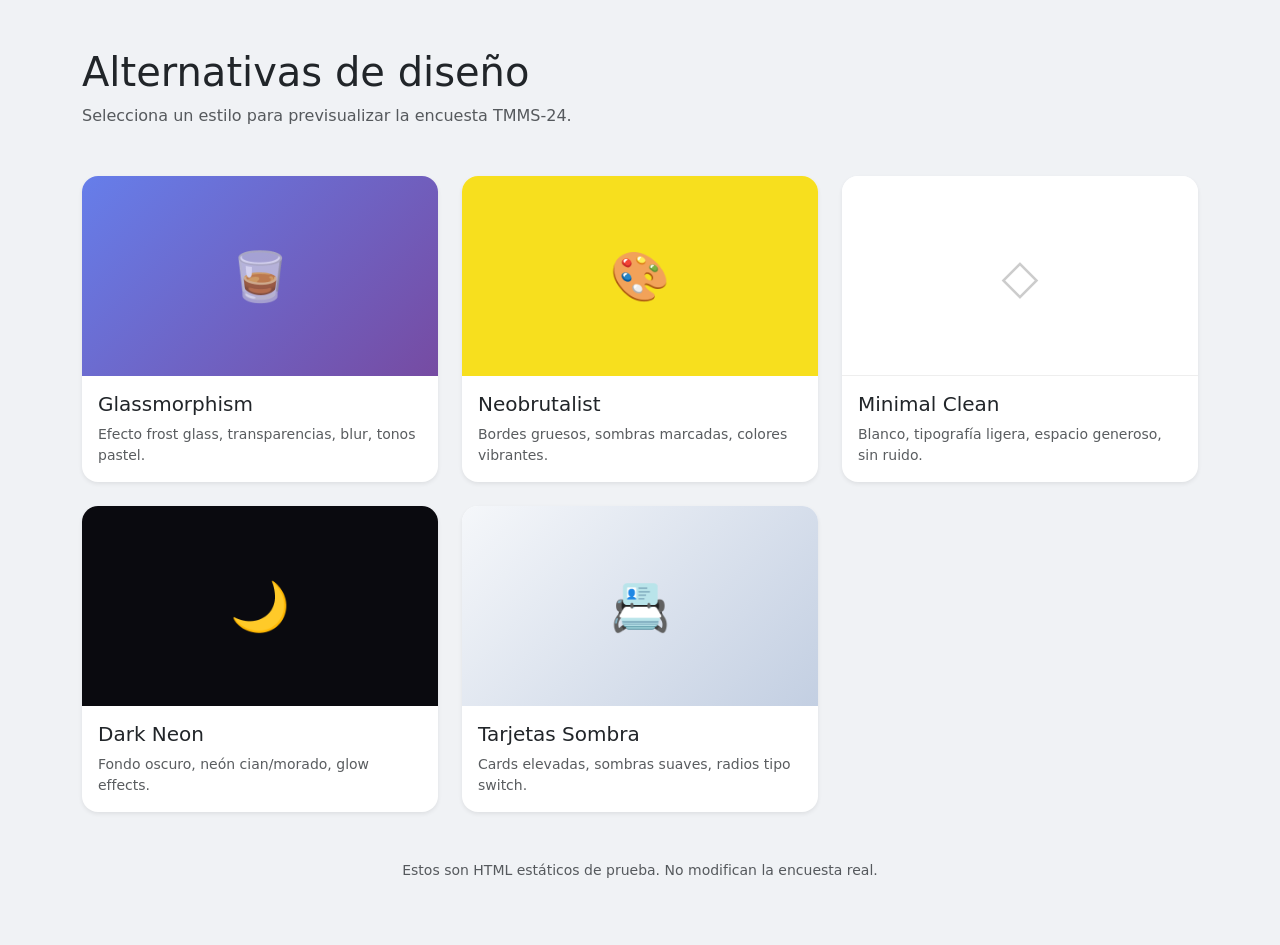
<file: opciones/index.html>
<!DOCTYPE html>
<html lang="es">
<head>
    <meta charset="UTF-8">
    <meta name="viewport" content="width=device-width, initial-scale=1.0">
    <title>Opciones de diseño - TMMS-24</title>
    <link href="https://cdn.jsdelivr.net/npm/bootstrap@5.3.3/dist/css/bootstrap.min.css" rel="stylesheet">
    <style>
        body { background: #f0f2f5; font-family: system-ui, sans-serif; }
        .card-preview { border-radius: 16px; overflow: hidden; transition: transform .2s, box-shadow .2s; }
        .card-preview:hover { transform: translateY(-4px); box-shadow: 0 12px 24px rgba(0,0,0,.12); }
        .preview-img { height: 200px; display: flex; align-items: center; justify-content: center; font-size: 3rem; }
    </style>
</head>
<body>
    <div class="container py-5">
        <h1 class="mb-2">Alternativas de diseño</h1>
        <p class="text-muted mb-5">Selecciona un estilo para previsualizar la encuesta TMMS-24.</p>
        <div class="row g-4">
            <div class="col-md-6 col-lg-4">
                <a href="glassmorphism/encuesta.html" class="text-decoration-none">
                    <div class="card card-preview border-0 shadow-sm">
                        <div class="preview-img" style="background: linear-gradient(135deg, #667eea 0%, #764ba2 100%); color: rgba(255,255,255,.7);">🥃</div>
                        <div class="card-body">
                            <h5 class="card-title">Glassmorphism</h5>
                            <p class="card-text text-muted small">Efecto frost glass, transparencias, blur, tonos pastel.</p>
                        </div>
                    </div>
                </a>
            </div>
            <div class="col-md-6 col-lg-4">
                <a href="neobrutalist/encuesta.html" class="text-decoration-none">
                    <div class="card card-preview border-0 shadow-sm">
                        <div class="preview-img" style="background: #f7df1e; color: #000;">🎨</div>
                        <div class="card-body">
                            <h5 class="card-title">Neobrutalist</h5>
                            <p class="card-text text-muted small">Bordes gruesos, sombras marcadas, colores vibrantes.</p>
                        </div>
                    </div>
                </a>
            </div>
            <div class="col-md-6 col-lg-4">
                <a href="minimal-clean/encuesta.html" class="text-decoration-none">
                    <div class="card card-preview border-0 shadow-sm">
                        <div class="preview-img" style="background: #fff; color: #ccc; border-bottom: 1px solid #eee;">◇</div>
                        <div class="card-body">
                            <h5 class="card-title">Minimal Clean</h5>
                            <p class="card-text text-muted small">Blanco, tipografía ligera, espacio generoso, sin ruido.</p>
                        </div>
                    </div>
                </a>
            </div>
            <div class="col-md-6 col-lg-4">
                <a href="dark-neon/encuesta.html" class="text-decoration-none">
                    <div class="card card-preview border-0 shadow-sm">
                        <div class="preview-img" style="background: #0a0a0f; color: #0ff;">🌙</div>
                        <div class="card-body">
                            <h5 class="card-title">Dark Neon</h5>
                            <p class="card-text text-muted small">Fondo oscuro, neón cian/morado, glow effects.</p>
                        </div>
                    </div>
                </a>
            </div>
            <div class="col-md-6 col-lg-4">
                <a href="tarjetas-sombra/encuesta.html" class="text-decoration-none">
                    <div class="card card-preview border-0 shadow-sm">
                        <div class="preview-img" style="background: linear-gradient(135deg, #f5f7fa 0%, #c3cfe2 100%); color: #666;">📇</div>
                        <div class="card-body">
                            <h5 class="card-title">Tarjetas Sombra</h5>
                            <p class="card-text text-muted small">Cards elevadas, sombras suaves, radios tipo switch.</p>
                        </div>
                    </div>
                </a>
            </div>
        </div>
        <p class="text-center text-muted mt-5 small">Estos son HTML estáticos de prueba. No modifican la encuesta real.</p>
    </div>
</body>
</html>
</file>
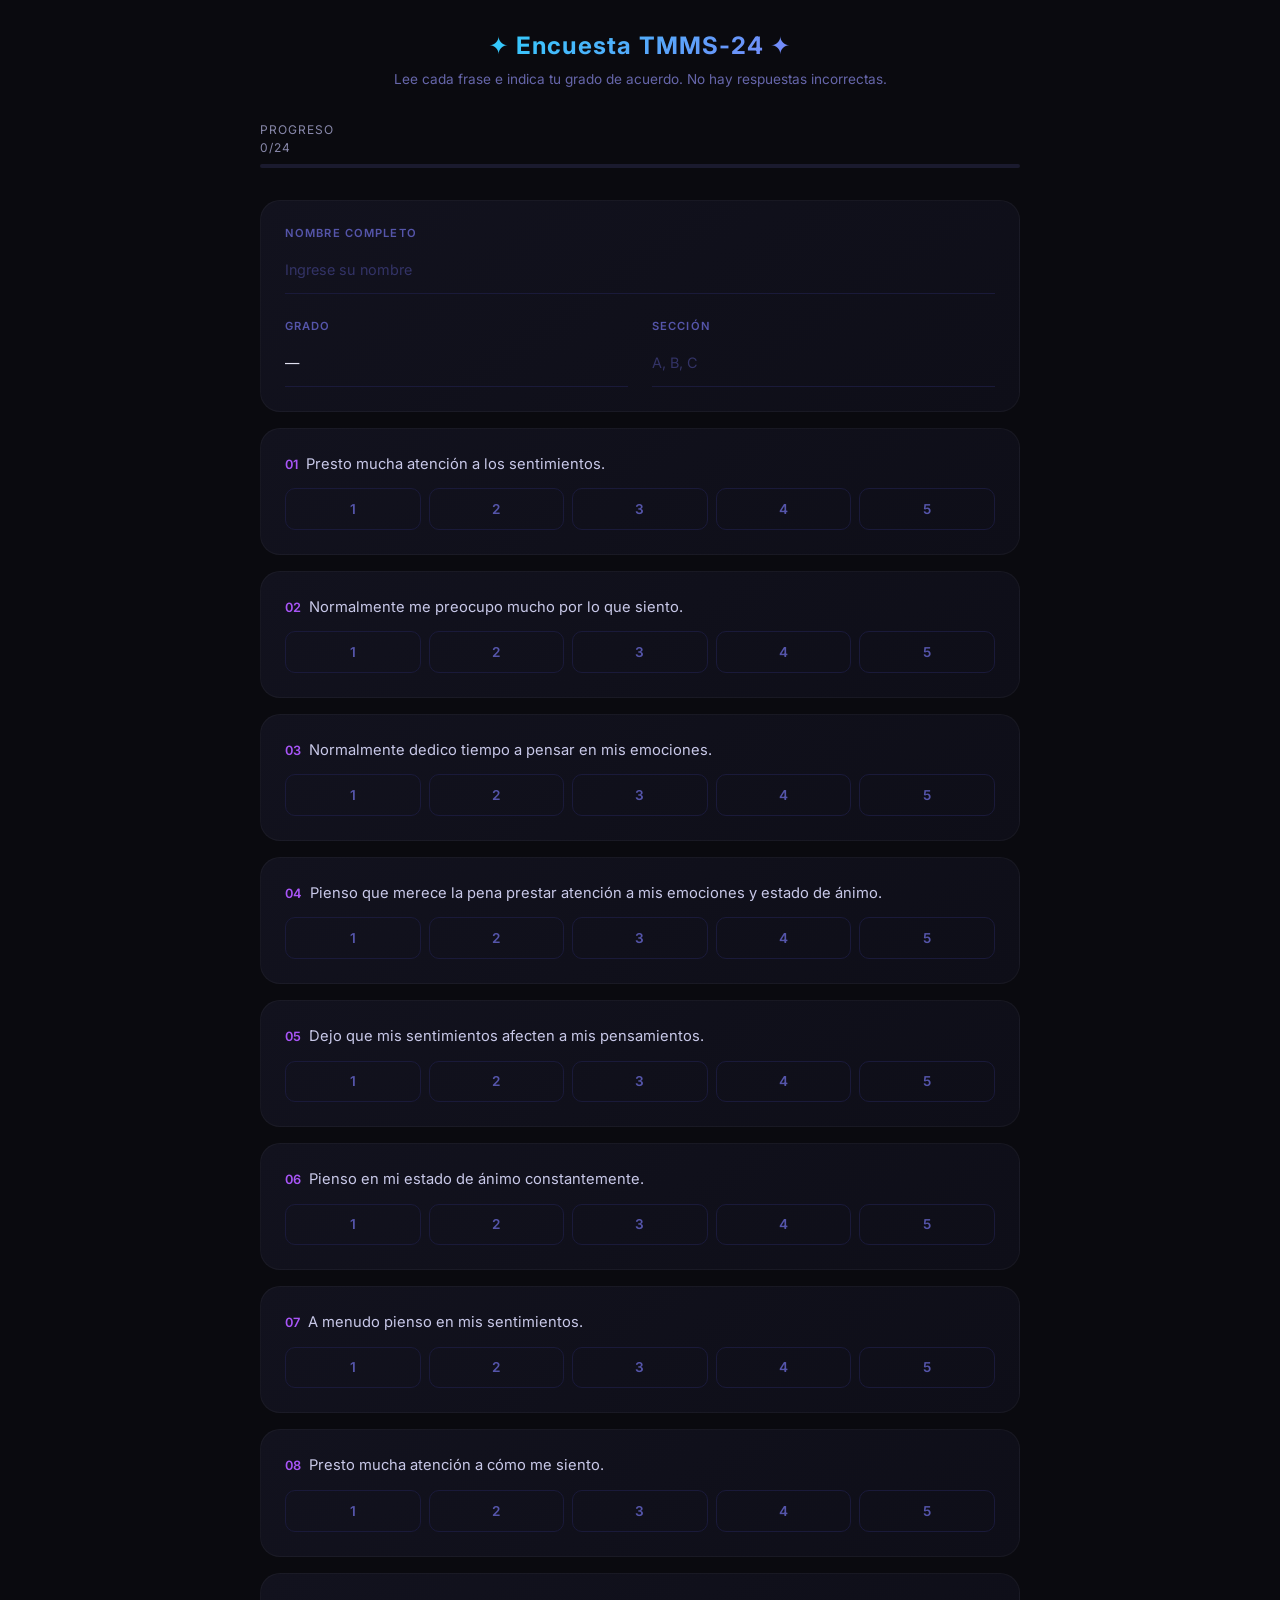
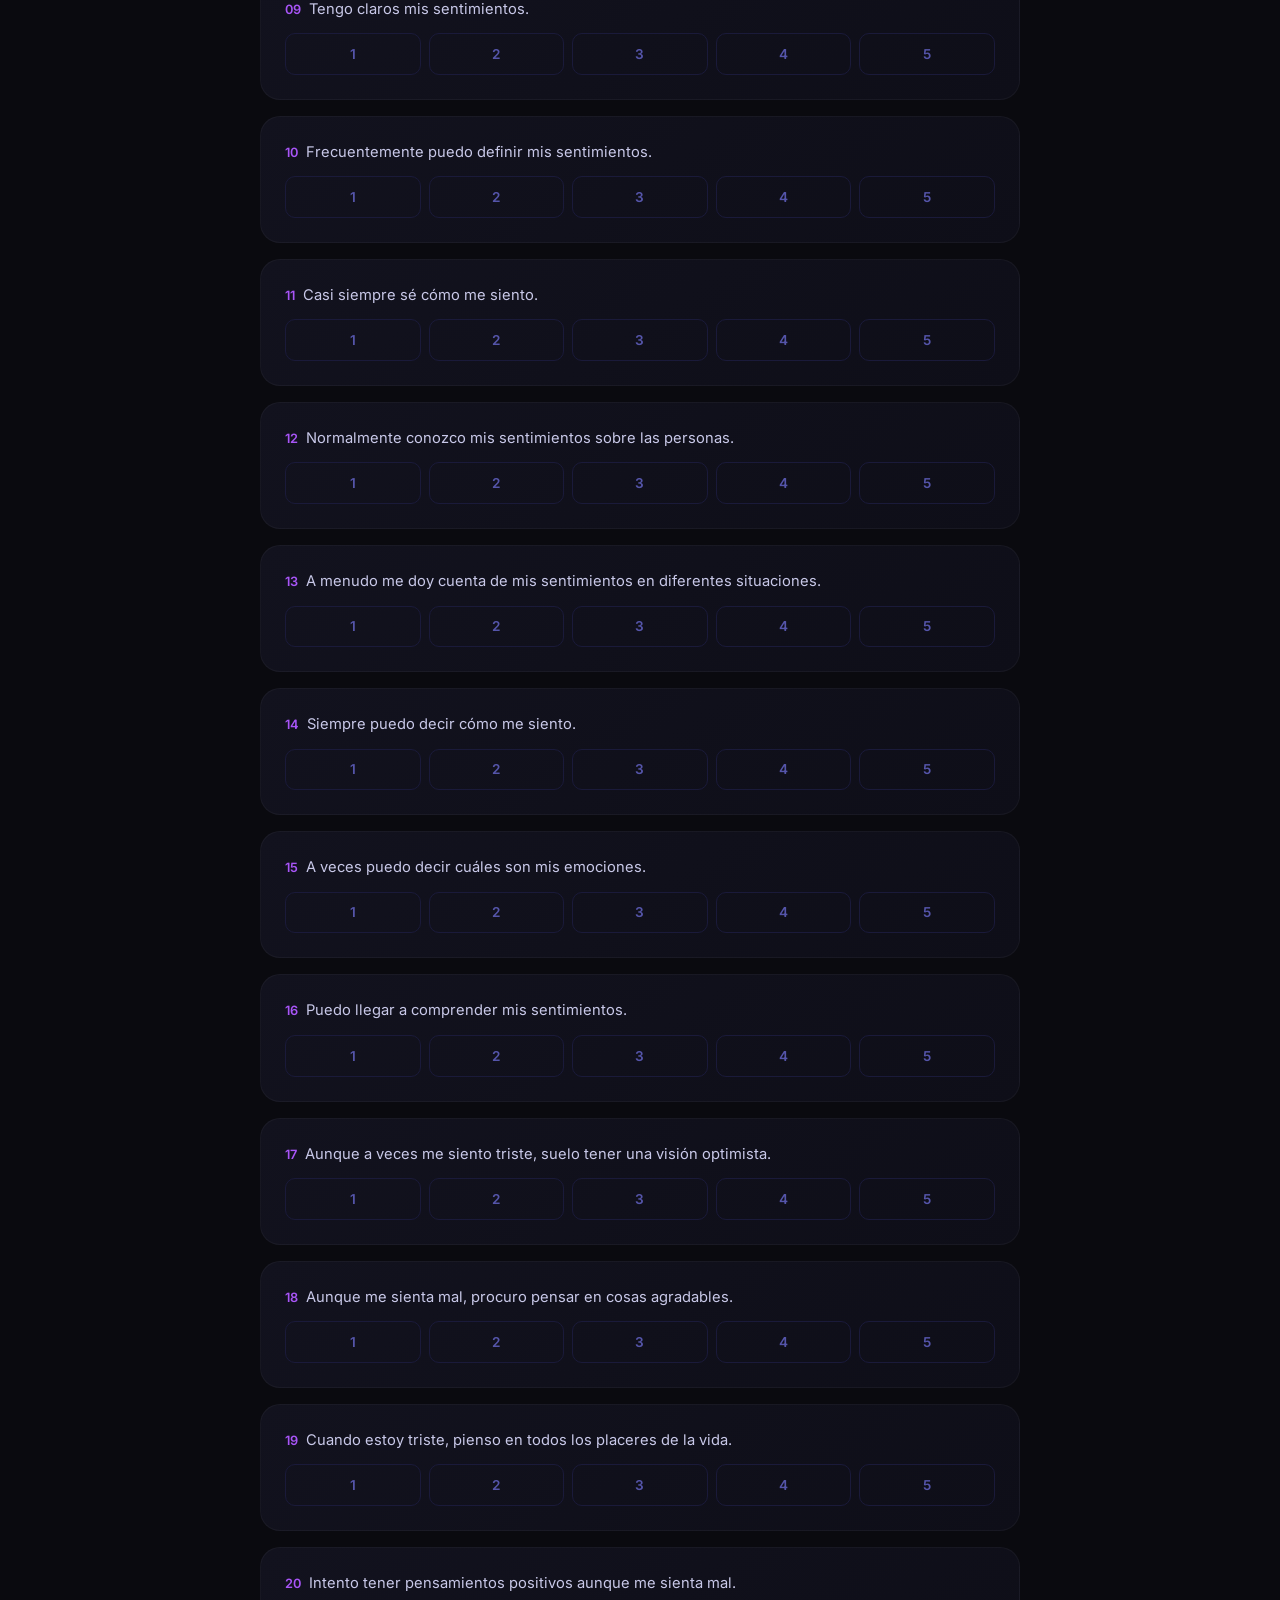
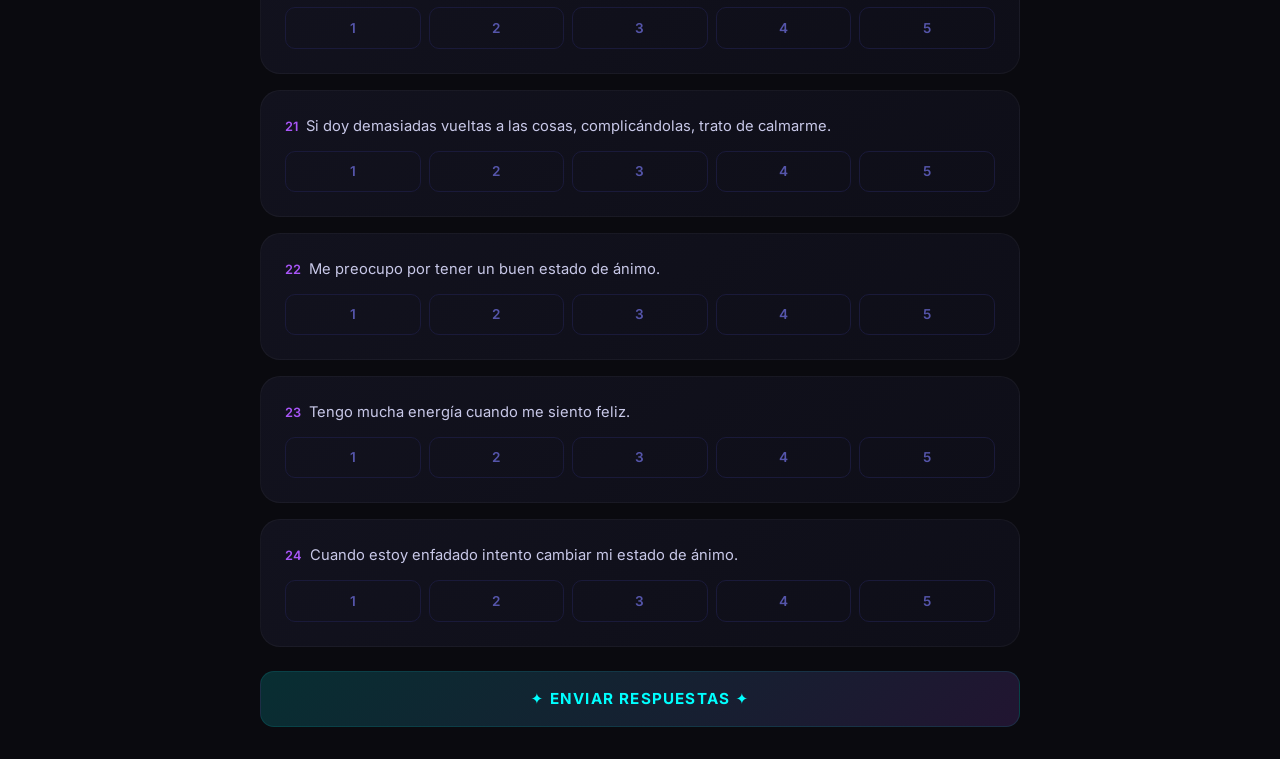
<file: opciones/dark-neon/encuesta.html>
<!DOCTYPE html>
<html lang="es">
<head>
    <meta charset="UTF-8">
    <meta name="viewport" content="width=device-width, initial-scale=1.0">
    <title>Dark Neon - TMMS-24</title>
    <link href="https://fonts.googleapis.com/css2?family=Inter:wght@400;500;600;700;800&display=swap" rel="stylesheet">
    <link href="https://cdn.jsdelivr.net/npm/bootstrap@5.3.3/dist/css/bootstrap.min.css" rel="stylesheet">
    <link href="style.css" rel="stylesheet">
</head>
<body>
<div class="neon-wrapper">
    <div class="neon-header">
        <h2>✦ Encuesta TMMS-24 ✦</h2>
        <p>Lee cada frase e indica tu grado de acuerdo. No hay respuestas incorrectas.</p>
    </div>

    <div class="neon-progress">
        <span>PROGRESO <span id="progreso-texto">0/24</span></span>
        <div class="neon-track"><div class="neon-bar" id="barra-progreso" style="width:0%"></div></div>
    </div>

    <form id="form-encuesta" novalidate>
        <div class="neon-card">
            <div class="row g-4">
                <div class="col-12">
                    <label class="neon-field-label">NOMBRE COMPLETO</label>
                    <input class="neon-input" name="nombre" placeholder="Ingrese su nombre" required onkeyup="this.value=this.value.toUpperCase()" autocomplete="off">
                </div>
                <div class="col-sm-6">
                    <label class="neon-field-label">GRADO</label>
                    <select class="neon-input" name="grado" required>
                        <option value="">—</option>
                        <option value="1°">1°</option>
                        <option value="2°">2°</option>
                        <option value="3°">3°</option>
                        <option value="4°">4°</option>
                        <option value="5°">5°</option>
                    </select>
                </div>
                <div class="col-sm-6">
                    <label class="neon-field-label">SECCIÓN</label>
                    <input class="neon-input" name="seccion" placeholder="A, B, C" onkeyup="this.value=this.value.toUpperCase()" autocomplete="off">
                </div>
            </div>
        </div>

        <div id="preguntas-container"></div>

        <button type="button" class="neon-btn" id="btn-enviar">✦ ENVIAR RESPUESTAS ✦</button>
    </form>
</div>

<div class="modal fade" id="confirmModal" tabindex="-1">
    <div class="modal-dialog modal-dialog-centered">
        <div class="modal-content neon-modal">
            <div class="modal-body text-center py-4">
                <p class="fw-bold mb-1" style="color:#0ff;">¿CONFIRMAR ENVÍO?</p>
                <p class="small" style="color:#8888aa;">Una vez enviado no podrás modificarlo.</p>
                <div class="d-flex gap-3 justify-content-center mt-3">
                    <button type="button" class="btn btn-outline-light btn-sm" data-bs-dismiss="modal">Cancelar</button>
                    <button type="submit" class="btn btn-sm neon-btn-sm">Sí, guardar</button>
                </div>
            </div>
        </div>
    </div>
</div>

<script src="https://cdn.jsdelivr.net/npm/bootstrap@5.3.3/dist/js/bootstrap.bundle.min.js"></script>
<script>
    const preguntas = [
        "Presto mucha atención a los sentimientos.",
        "Normalmente me preocupo mucho por lo que siento.",
        "Normalmente dedico tiempo a pensar en mis emociones.",
        "Pienso que merece la pena prestar atención a mis emociones y estado de ánimo.",
        "Dejo que mis sentimientos afecten a mis pensamientos.",
        "Pienso en mi estado de ánimo constantemente.",
        "A menudo pienso en mis sentimientos.",
        "Presto mucha atención a cómo me siento.",
        "Tengo claros mis sentimientos.",
        "Frecuentemente puedo definir mis sentimientos.",
        "Casi siempre sé cómo me siento.",
        "Normalmente conozco mis sentimientos sobre las personas.",
        "A menudo me doy cuenta de mis sentimientos en diferentes situaciones.",
        "Siempre puedo decir cómo me siento.",
        "A veces puedo decir cuáles son mis emociones.",
        "Puedo llegar a comprender mis sentimientos.",
        "Aunque a veces me siento triste, suelo tener una visión optimista.",
        "Aunque me sienta mal, procuro pensar en cosas agradables.",
        "Cuando estoy triste, pienso en todos los placeres de la vida.",
        "Intento tener pensamientos positivos aunque me sienta mal.",
        "Si doy demasiadas vueltas a las cosas, complicándolas, trato de calmarme.",
        "Me preocupo por tener un buen estado de ánimo.",
        "Tengo mucha energía cuando me siento feliz.",
        "Cuando estoy enfadado intento cambiar mi estado de ánimo."
    ];
    const container = document.getElementById('preguntas-container');
    preguntas.forEach((texto, i) => {
        const n = i+1;
        const div = document.createElement('div');
        div.className = 'pregunta-card';
        div.innerHTML = `<div class="neon-card"><p class="neon-pregunta"><span class="neon-numero">${String(n).padStart(2,'0')}</span>${texto}</p><div class="neon-opciones">${[1,2,3,4,5].map(v => `<label class="neon-radio"><input type="radio" name="p_${n}" value="${v}" required><span class="neon-radio-glow">${v}</span></label>`).join('')}</div></div>`;
        container.appendChild(div);
    });
</script>
<script src="../comun.js"></script>
</body>
</html>
</file>
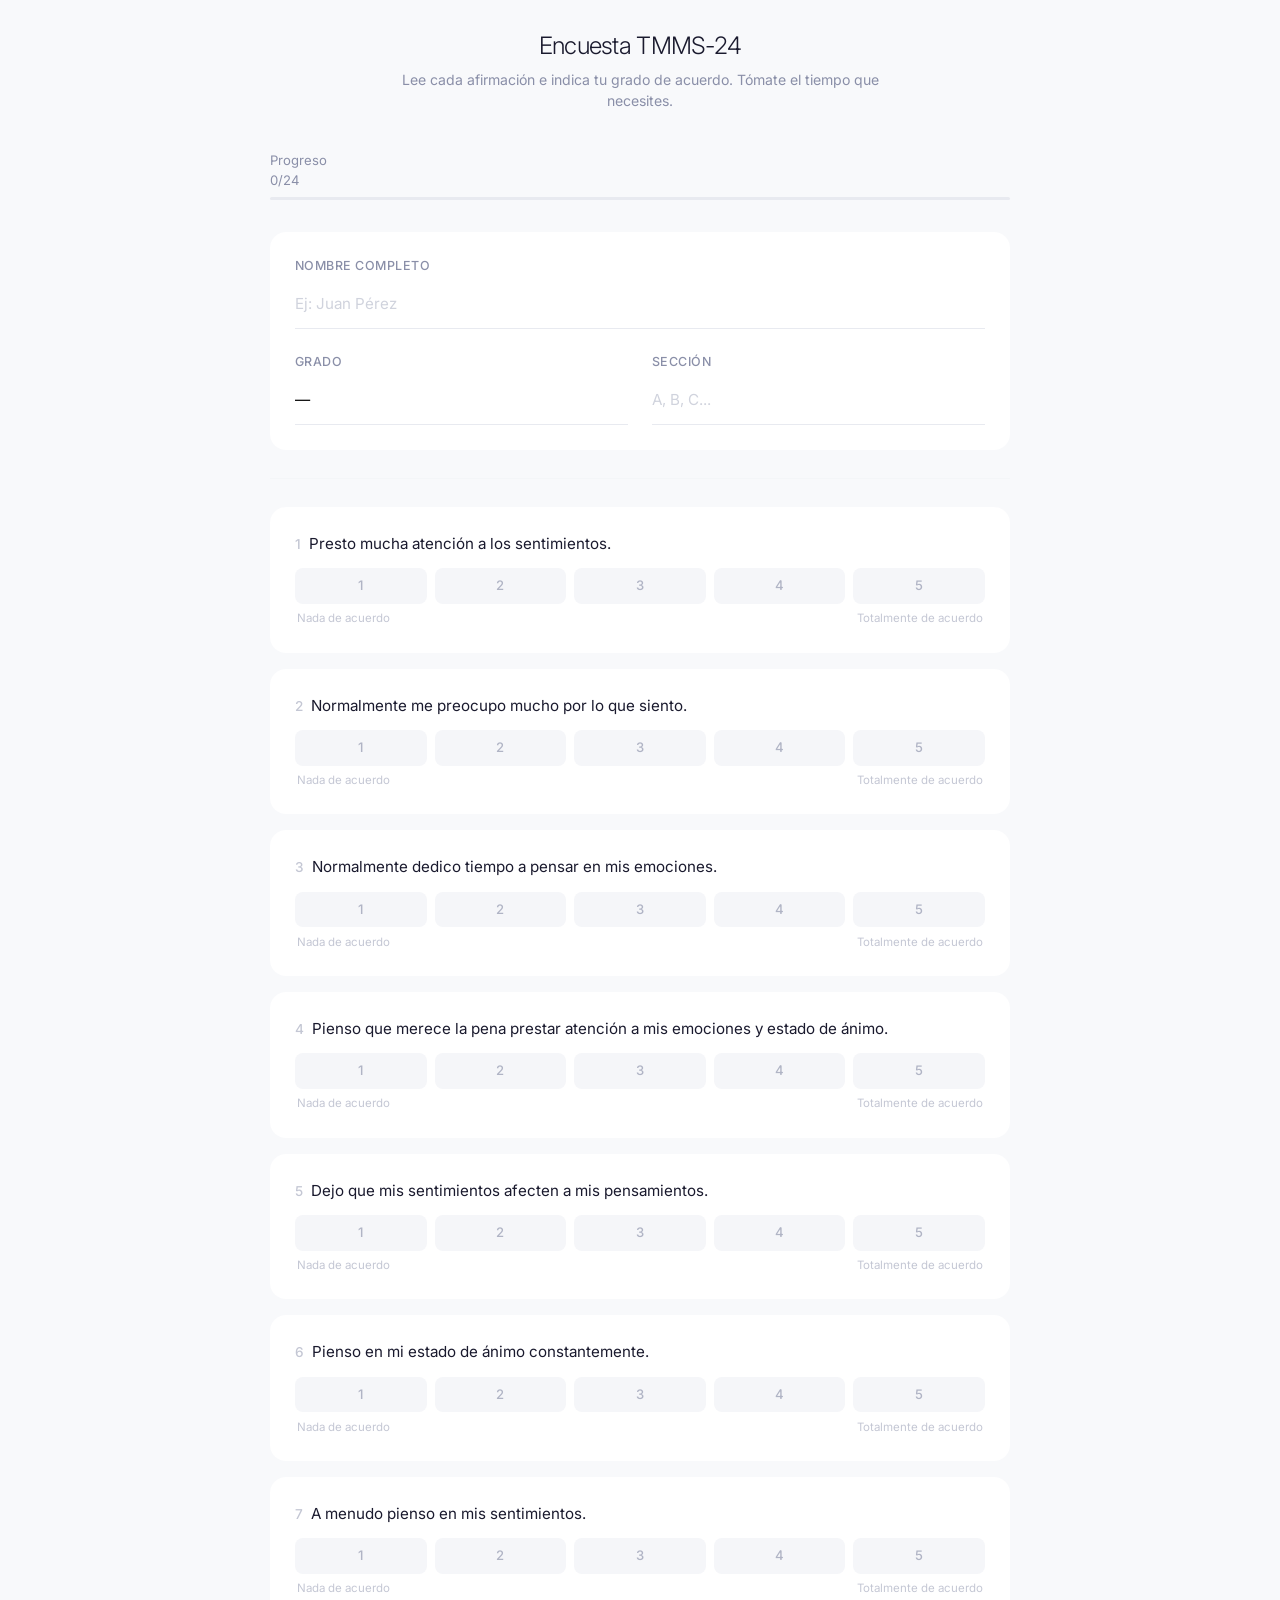
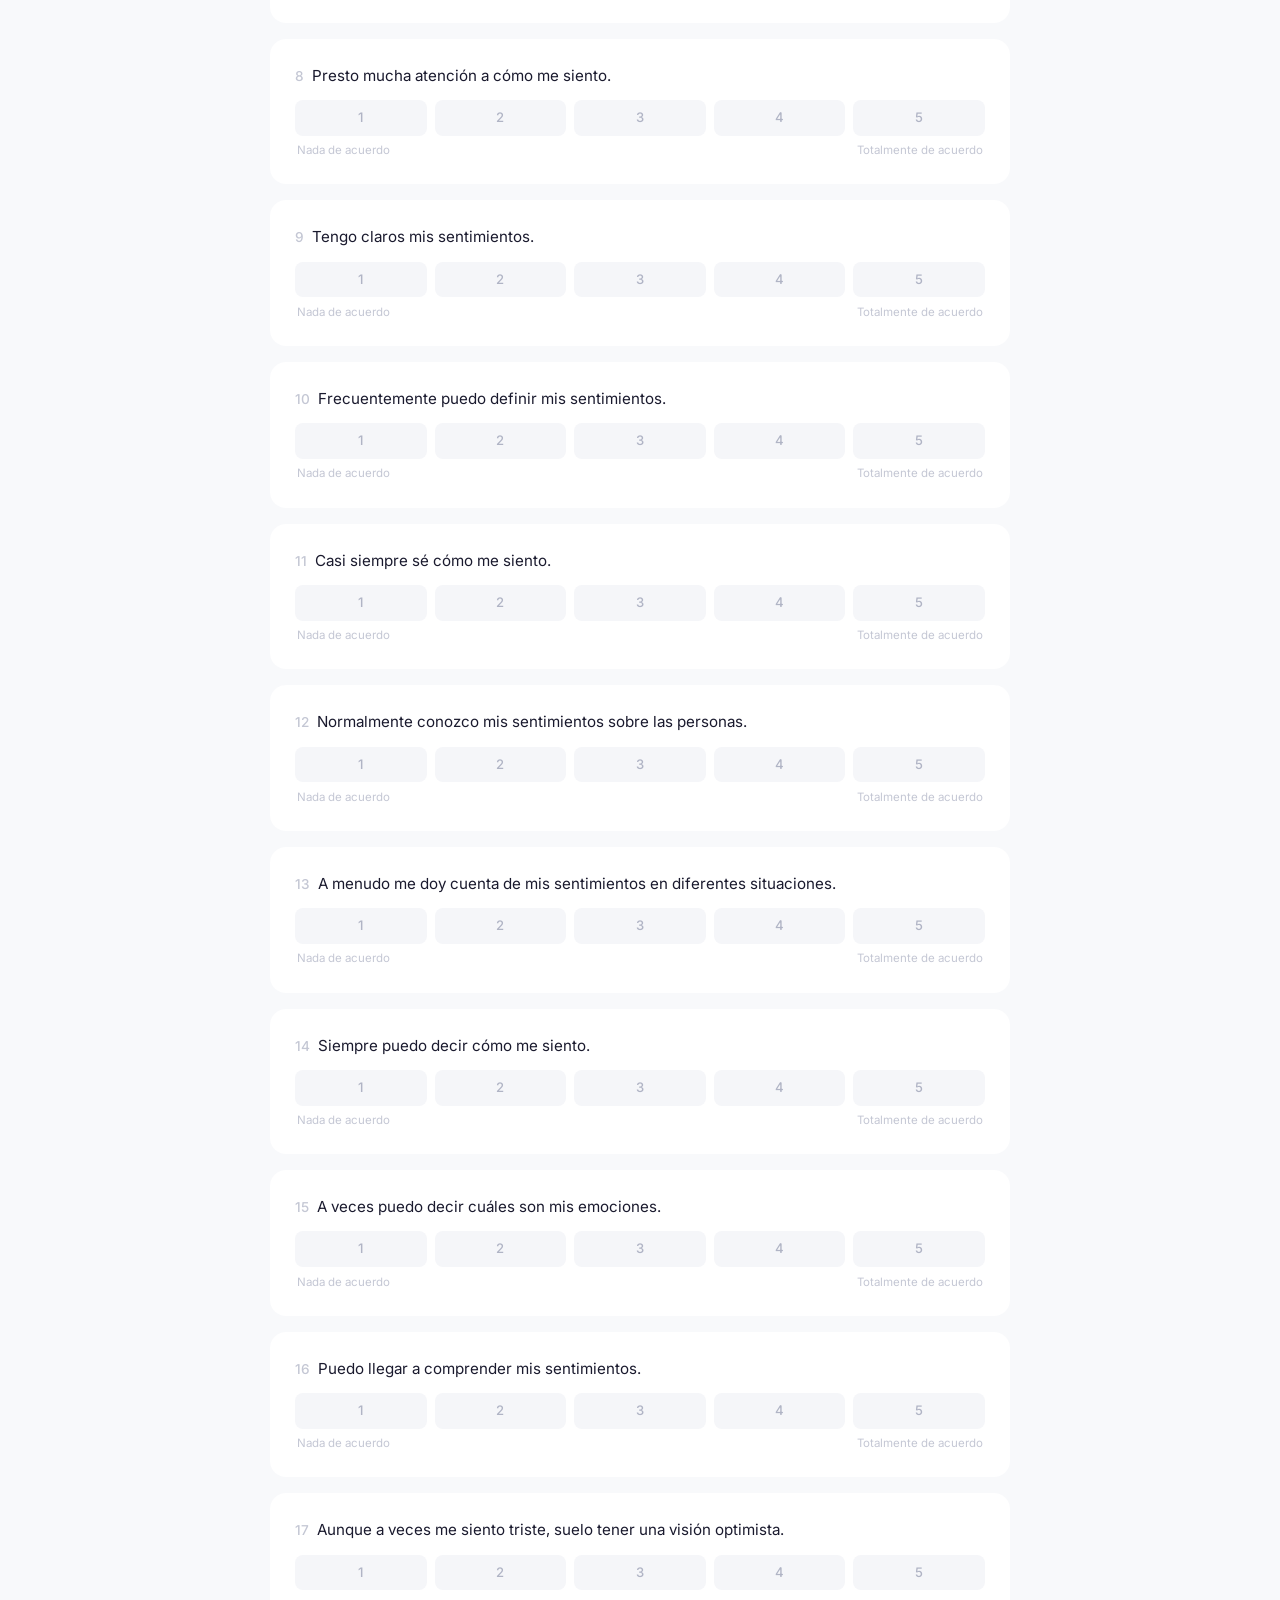
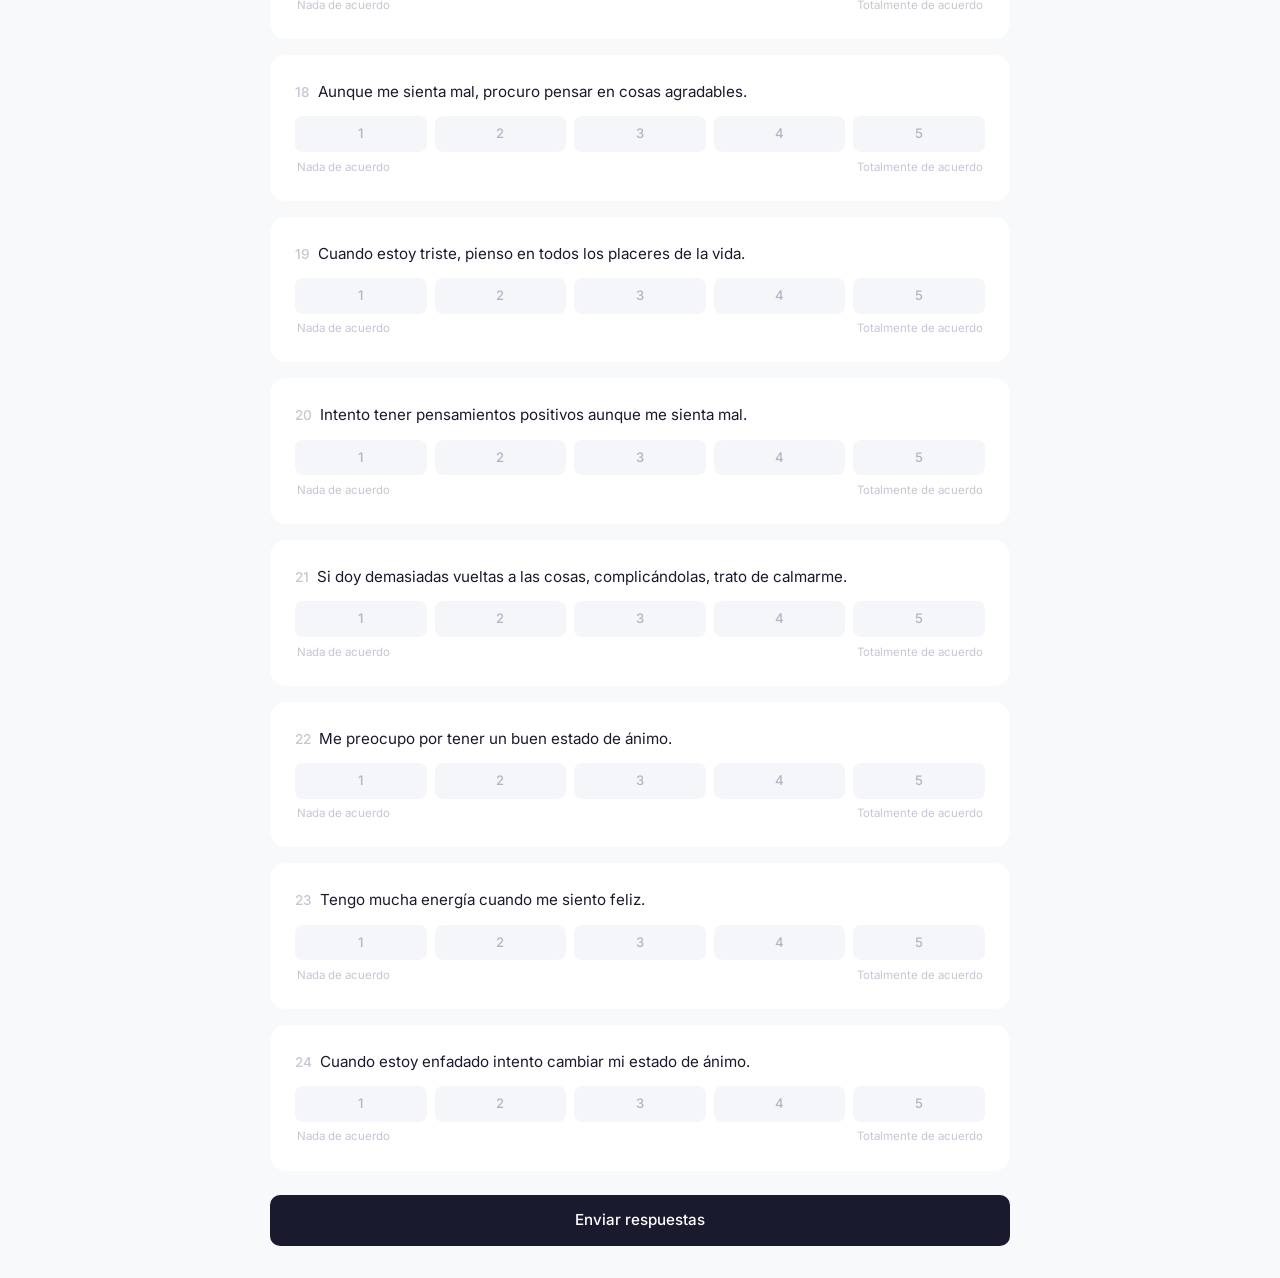
<file: opciones/minimal-clean/encuesta.html>
<!DOCTYPE html>
<html lang="es">
<head>
    <meta charset="UTF-8">
    <meta name="viewport" content="width=device-width, initial-scale=1.0">
    <title>Minimal Clean - TMMS-24</title>
    <link href="https://fonts.googleapis.com/css2?family=Inter:wght@300;400;500;600;700&display=swap" rel="stylesheet">
    <link href="https://cdn.jsdelivr.net/npm/bootstrap@5.3.3/dist/css/bootstrap.min.css" rel="stylesheet">
    <link href="style.css" rel="stylesheet">
</head>
<body>
<div class="minimal-wrapper">
    <div class="minimal-header">
        <h2>Encuesta TMMS-24</h2>
        <p>Lee cada afirmación e indica tu grado de acuerdo. Tómate el tiempo que necesites.</p>
    </div>

    <div class="minimal-progress">
        <span>Progreso <span id="progreso-texto">0/24</span></span>
        <div class="minimal-track"><div class="minimal-bar" id="barra-progreso" style="width:0%"></div></div>
    </div>

    <form id="form-encuesta" novalidate>
        <div class="minimal-card">
            <div class="row g-4">
                <div class="col-12">
                    <label class="minimal-field-label">Nombre completo</label>
                    <input class="minimal-input" name="nombre" placeholder="Ej: Juan Pérez" required onkeyup="this.value=this.value.toUpperCase()" autocomplete="off">
                </div>
                <div class="col-sm-6">
                    <label class="minimal-field-label">Grado</label>
                    <select class="minimal-input" name="grado" required>
                        <option value="">—</option>
                        <option value="1°">1°</option>
                        <option value="2°">2°</option>
                        <option value="3°">3°</option>
                        <option value="4°">4°</option>
                        <option value="5°">5°</option>
                    </select>
                </div>
                <div class="col-sm-6">
                    <label class="minimal-field-label">Sección</label>
                    <input class="minimal-input" name="seccion" placeholder="A, B, C..." onkeyup="this.value=this.value.toUpperCase()" autocomplete="off">
                </div>
            </div>
        </div>

        <hr class="minimal-hr">

        <div id="preguntas-container"></div>

        <button type="button" class="minimal-btn" id="btn-enviar">Enviar respuestas</button>
    </form>
</div>

<div class="modal fade" id="confirmModal" tabindex="-1">
    <div class="modal-dialog modal-sm modal-dialog-centered">
        <div class="modal-content minimal-modal">
            <div class="modal-body text-center py-4">
                <p class="fw-semibold mb-1">¿Confirmar envío?</p>
                <p class="small text-muted mb-3">Una vez enviado no podrás modificarlo.</p>
                <div class="d-flex gap-2 justify-content-center">
                    <button type="button" class="btn btn-outline-secondary btn-sm px-4" data-bs-dismiss="modal">Cancelar</button>
                    <button type="submit" class="btn btn-dark btn-sm px-4">Sí, guardar</button>
                </div>
            </div>
        </div>
    </div>
</div>

<script src="https://cdn.jsdelivr.net/npm/bootstrap@5.3.3/dist/js/bootstrap.bundle.min.js"></script>
<script>
    const preguntas = [
        "Presto mucha atención a los sentimientos.",
        "Normalmente me preocupo mucho por lo que siento.",
        "Normalmente dedico tiempo a pensar en mis emociones.",
        "Pienso que merece la pena prestar atención a mis emociones y estado de ánimo.",
        "Dejo que mis sentimientos afecten a mis pensamientos.",
        "Pienso en mi estado de ánimo constantemente.",
        "A menudo pienso en mis sentimientos.",
        "Presto mucha atención a cómo me siento.",
        "Tengo claros mis sentimientos.",
        "Frecuentemente puedo definir mis sentimientos.",
        "Casi siempre sé cómo me siento.",
        "Normalmente conozco mis sentimientos sobre las personas.",
        "A menudo me doy cuenta de mis sentimientos en diferentes situaciones.",
        "Siempre puedo decir cómo me siento.",
        "A veces puedo decir cuáles son mis emociones.",
        "Puedo llegar a comprender mis sentimientos.",
        "Aunque a veces me siento triste, suelo tener una visión optimista.",
        "Aunque me sienta mal, procuro pensar en cosas agradables.",
        "Cuando estoy triste, pienso en todos los placeres de la vida.",
        "Intento tener pensamientos positivos aunque me sienta mal.",
        "Si doy demasiadas vueltas a las cosas, complicándolas, trato de calmarme.",
        "Me preocupo por tener un buen estado de ánimo.",
        "Tengo mucha energía cuando me siento feliz.",
        "Cuando estoy enfadado intento cambiar mi estado de ánimo."
    ];
    const container = document.getElementById('preguntas-container');
    preguntas.forEach((texto, i) => {
        const n = i+1;
        const div = document.createElement('div');
        div.className = 'pregunta-card';
        div.innerHTML = `<div class="minimal-card"><p class="minimal-pregunta"><span class="minimal-numero">${n}</span>${texto}</p><div class="minimal-opciones">${[1,2,3,4,5].map(v => `<label class="minimal-chip"><input type="radio" name="p_${n}" value="${v}" required><span class="minimal-chip-text">${v}</span></label>`).join('')}</div><div class="minimal-etiquetas"><span>Nada de acuerdo</span><span>Totalmente de acuerdo</span></div></div>`;
        container.appendChild(div);
    });
</script>
<script src="../comun.js"></script>
</body>
</html>
</file>
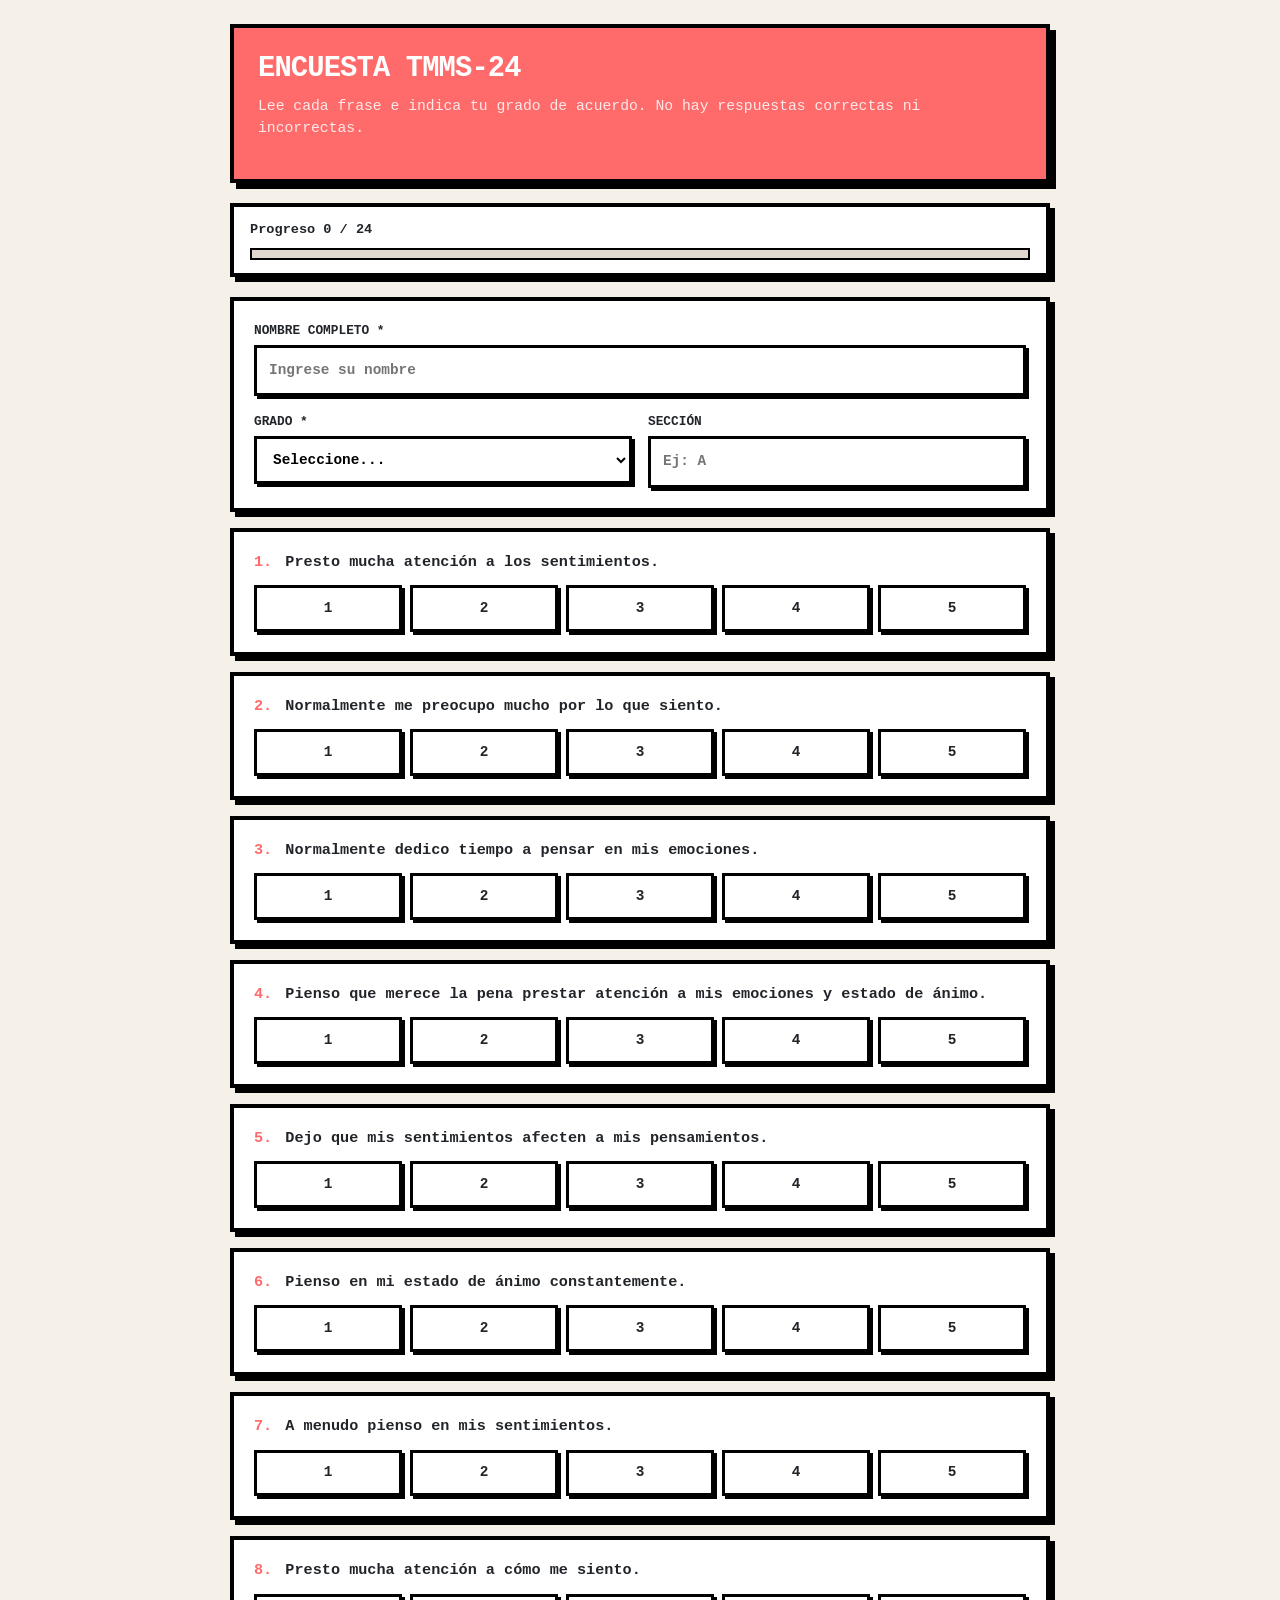
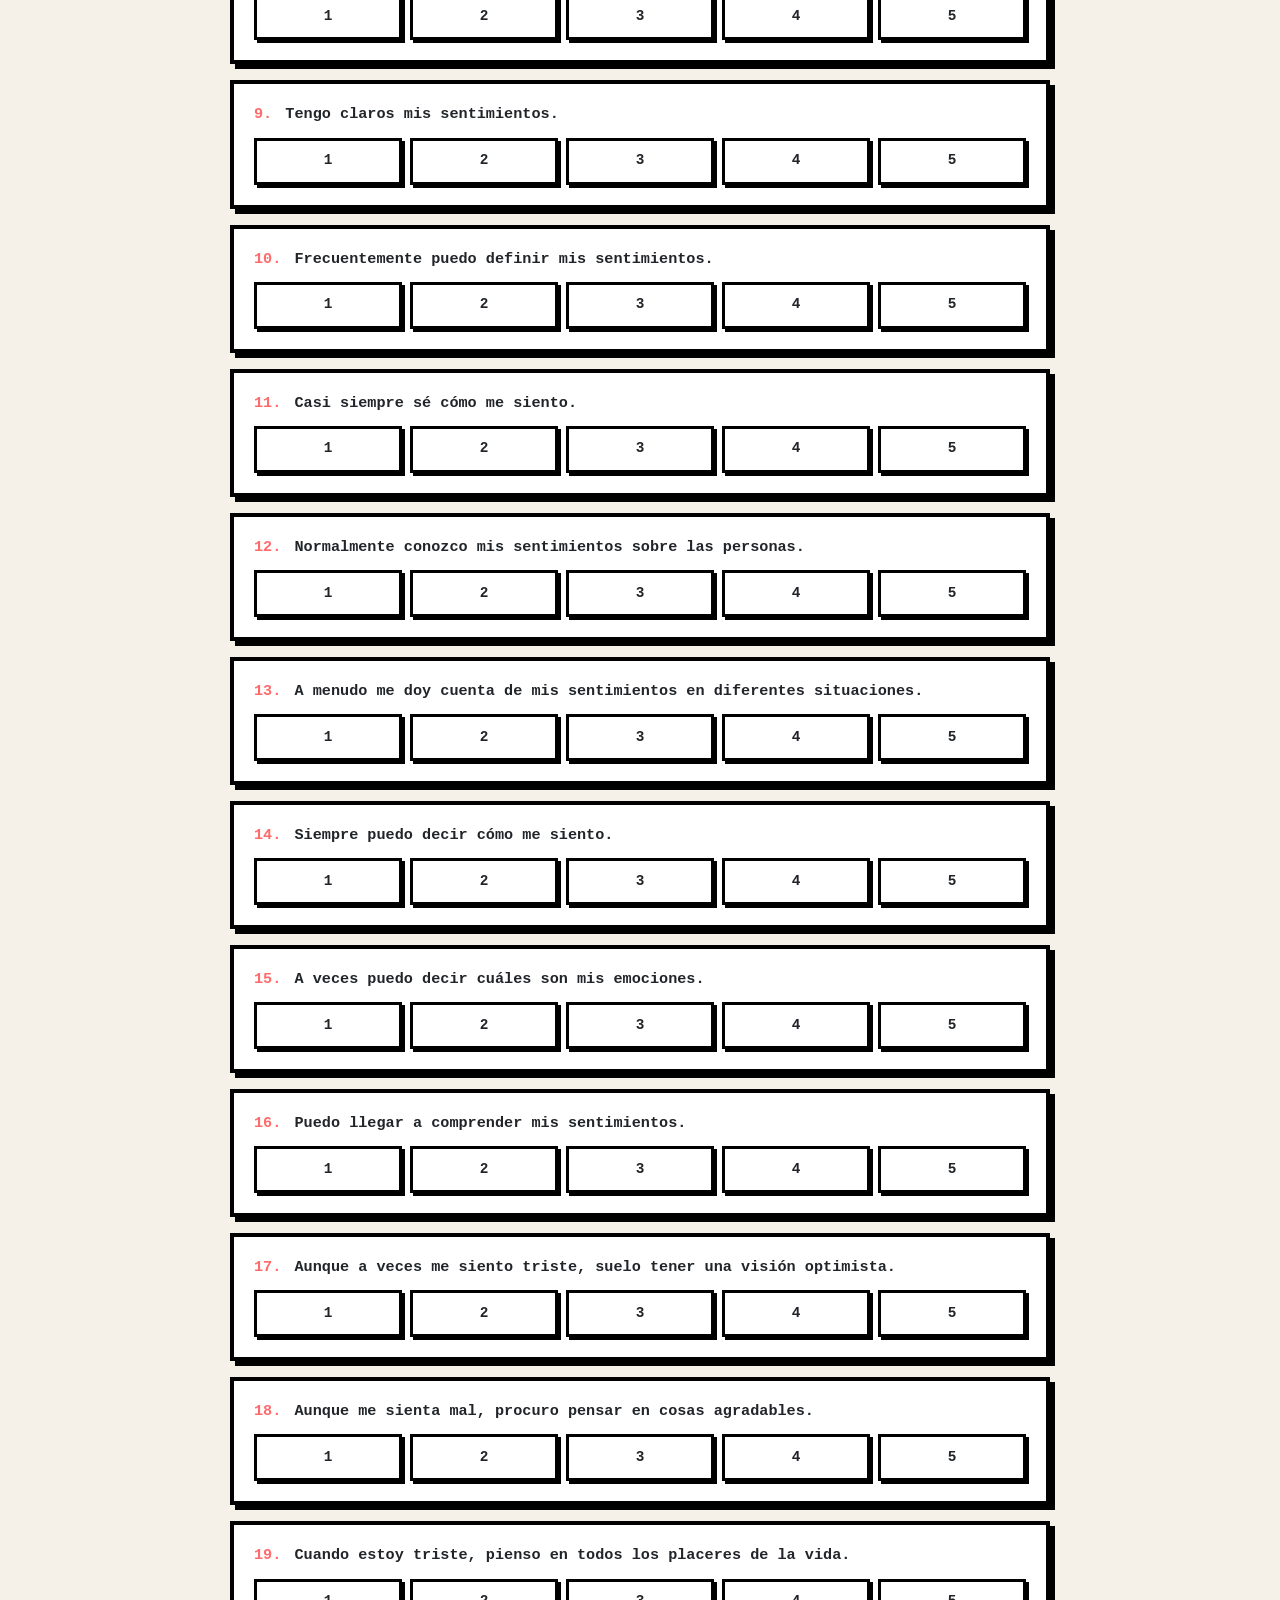
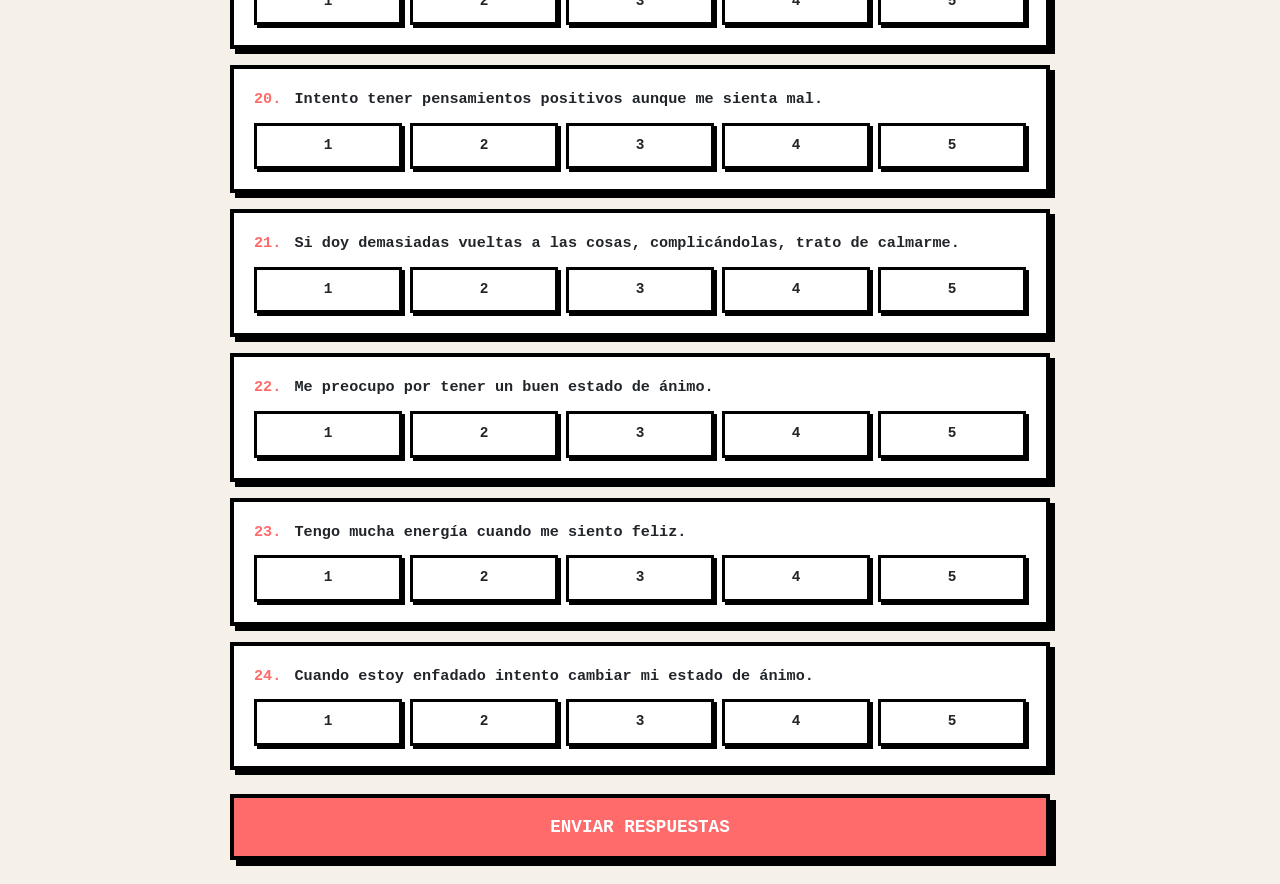
<file: opciones/neobrutalist/encuesta.html>
<!DOCTYPE html>
<html lang="es">
<head>
    <meta charset="UTF-8">
    <meta name="viewport" content="width=device-width, initial-scale=1.0">
    <title>Neobrutalist - TMMS-24</title>
    <link href="https://cdn.jsdelivr.net/npm/bootstrap@5.3.3/dist/css/bootstrap.min.css" rel="stylesheet">
    <link href="style.css" rel="stylesheet">
</head>
<body>
<div class="brutal-container">
    <div class="brutal-header">
        <h2>Encuesta TMMS-24</h2>
        <p>Lee cada frase e indica tu grado de acuerdo. No hay respuestas correctas ni incorrectas.</p>
    </div>

    <div class="brutal-progress">
        <span>Progreso</span>
        <span id="progreso-texto">0 / 24</span>
        <div class="brutal-progress-track"><div class="brutal-progress-bar" id="barra-progreso" style="width:0%"></div></div>
    </div>

    <form id="form-encuesta" novalidate>
        <div class="brutal-card">
            <div class="row g-3">
                <div class="col-12">
                    <label class="brutal-label">Nombre completo *</label>
                    <input class="brutal-input" name="nombre" placeholder="Ingrese su nombre" required onkeyup="this.value=this.value.toUpperCase()" autocomplete="off">
                </div>
                <div class="col-md-6">
                    <label class="brutal-label">Grado *</label>
                    <select class="brutal-input" name="grado" required>
                        <option value="">Seleccione...</option>
                        <option value="1°">1°</option>
                        <option value="2°">2°</option>
                        <option value="3°">3°</option>
                        <option value="4°">4°</option>
                        <option value="5°">5°</option>
                    </select>
                </div>
                <div class="col-md-6">
                    <label class="brutal-label">Sección</label>
                    <input class="brutal-input" name="seccion" placeholder="Ej: A" onkeyup="this.value=this.value.toUpperCase()" autocomplete="off">
                </div>
            </div>
        </div>

        <div id="preguntas-container"></div>

        <button type="button" class="brutal-btn" id="btn-enviar">ENVIAR RESPUESTAS</button>
    </form>
</div>

<div class="modal fade" id="confirmModal" tabindex="-1" aria-hidden="true">
    <div class="modal-dialog modal-dialog-centered">
        <div class="modal-content brutal-modal">
            <div class="modal-header"><h5 class="modal-title fw-bold">CONFIRMAR</h5><button type="button" class="btn-close" data-bs-dismiss="modal"></button></div>
            <div class="modal-body"><p class="fw-bold mb-0">¿Estás seguro de guardar tus respuestas?</p><p class="small mb-0">Una vez enviado no podrás modificarlas.</p></div>
            <div class="modal-footer">
                <button type="button" class="btn btn-outline-dark fw-bold" data-bs-dismiss="modal">Cancelar</button>
                <button type="submit" class="btn btn-dark fw-bold">Sí, guardar</button>
            </div>
        </div>
    </div>
</div>

<script src="https://cdn.jsdelivr.net/npm/bootstrap@5.3.3/dist/js/bootstrap.bundle.min.js"></script>
<script>
    const preguntas = [
        "Presto mucha atención a los sentimientos.",
        "Normalmente me preocupo mucho por lo que siento.",
        "Normalmente dedico tiempo a pensar en mis emociones.",
        "Pienso que merece la pena prestar atención a mis emociones y estado de ánimo.",
        "Dejo que mis sentimientos afecten a mis pensamientos.",
        "Pienso en mi estado de ánimo constantemente.",
        "A menudo pienso en mis sentimientos.",
        "Presto mucha atención a cómo me siento.",
        "Tengo claros mis sentimientos.",
        "Frecuentemente puedo definir mis sentimientos.",
        "Casi siempre sé cómo me siento.",
        "Normalmente conozco mis sentimientos sobre las personas.",
        "A menudo me doy cuenta de mis sentimientos en diferentes situaciones.",
        "Siempre puedo decir cómo me siento.",
        "A veces puedo decir cuáles son mis emociones.",
        "Puedo llegar a comprender mis sentimientos.",
        "Aunque a veces me siento triste, suelo tener una visión optimista.",
        "Aunque me sienta mal, procuro pensar en cosas agradables.",
        "Cuando estoy triste, pienso en todos los placeres de la vida.",
        "Intento tener pensamientos positivos aunque me sienta mal.",
        "Si doy demasiadas vueltas a las cosas, complicándolas, trato de calmarme.",
        "Me preocupo por tener un buen estado de ánimo.",
        "Tengo mucha energía cuando me siento feliz.",
        "Cuando estoy enfadado intento cambiar mi estado de ánimo."
    ];
    const container = document.getElementById('preguntas-container');
    preguntas.forEach((texto, i) => {
        const n = i+1;
        const div = document.createElement('div');
        div.className = 'pregunta-card';
        div.innerHTML = `<div class="brutal-card"><p class="brutal-pregunta"><span class="brutal-numero">${n}.</span> ${texto}</p><div class="brutal-opciones">${[1,2,3,4,5].map(v => `<label class="brutal-radio"><input type="radio" name="p_${n}" value="${v}" required><span class="brutal-radio-box">${v}</span></label>`).join('')}</div></div>`;
        container.appendChild(div);
    });
</script>
<script src="../comun.js"></script>
</body>
</html>
</file>
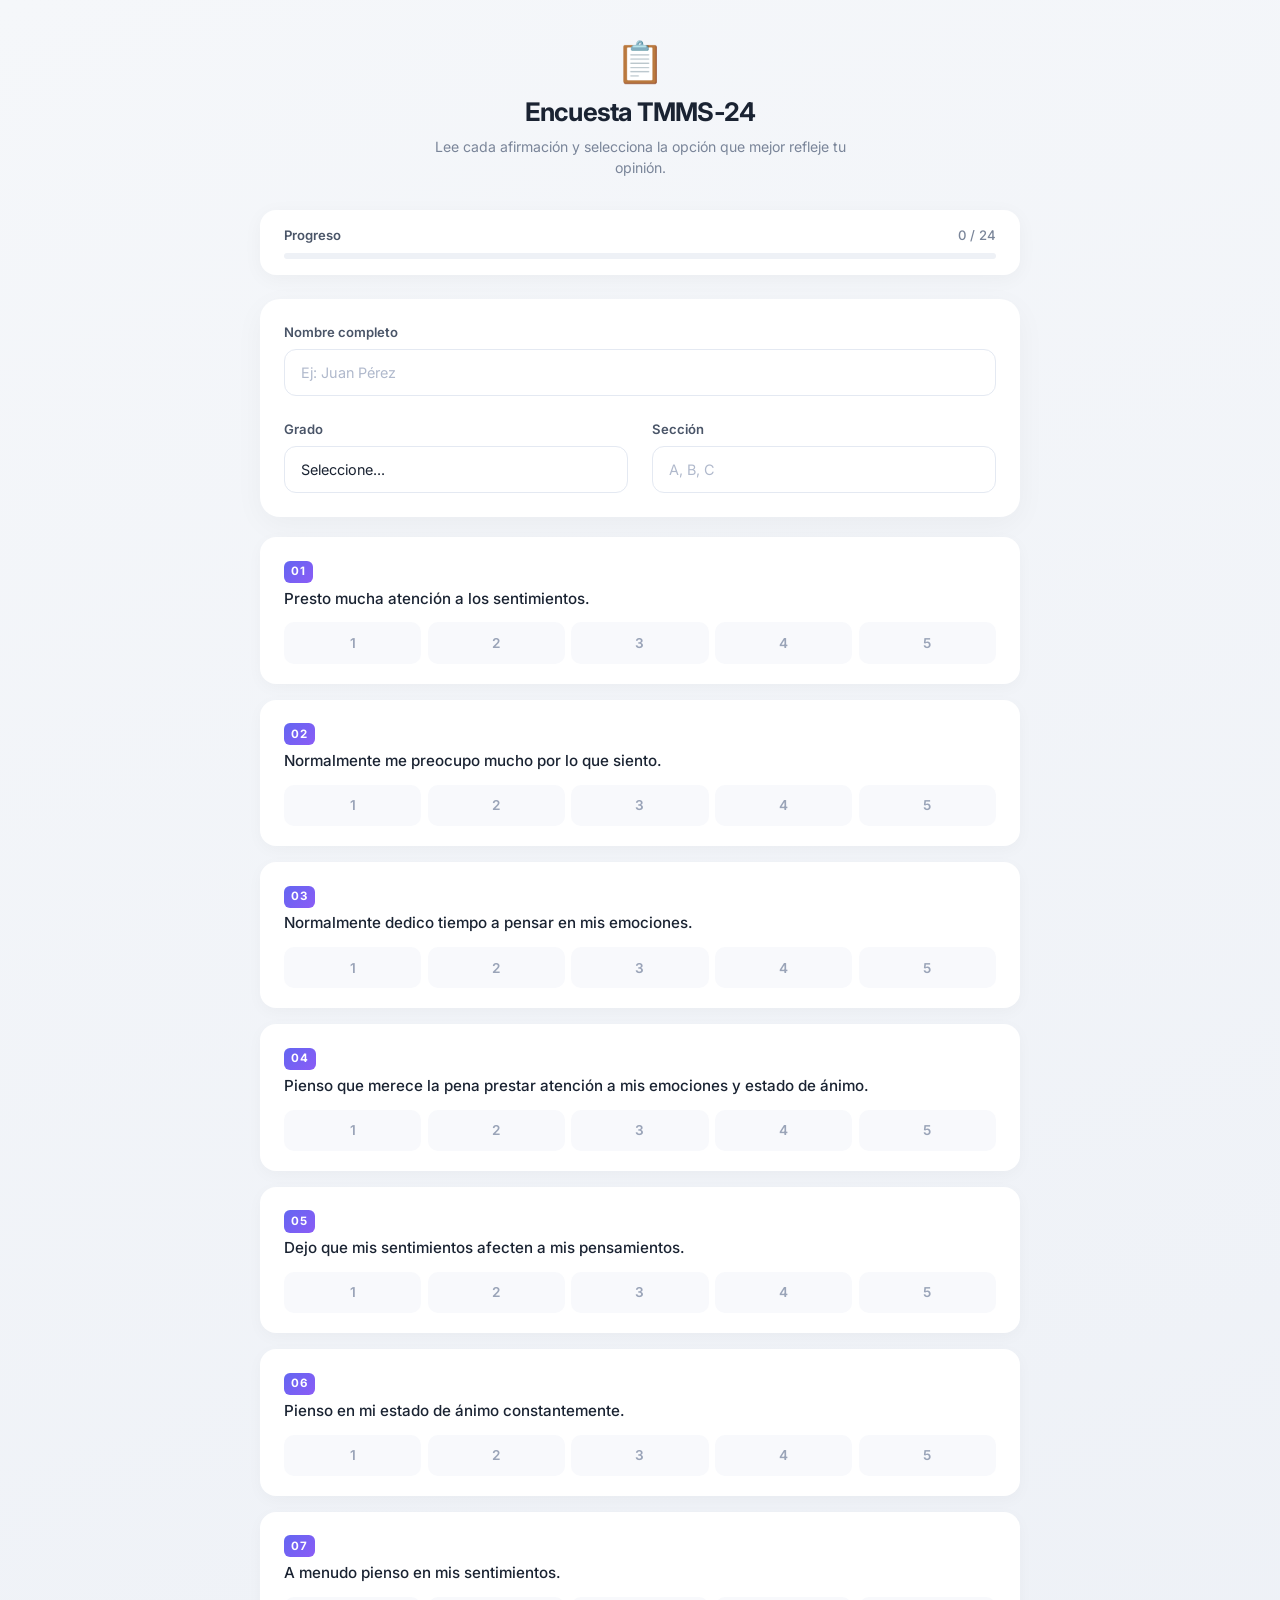
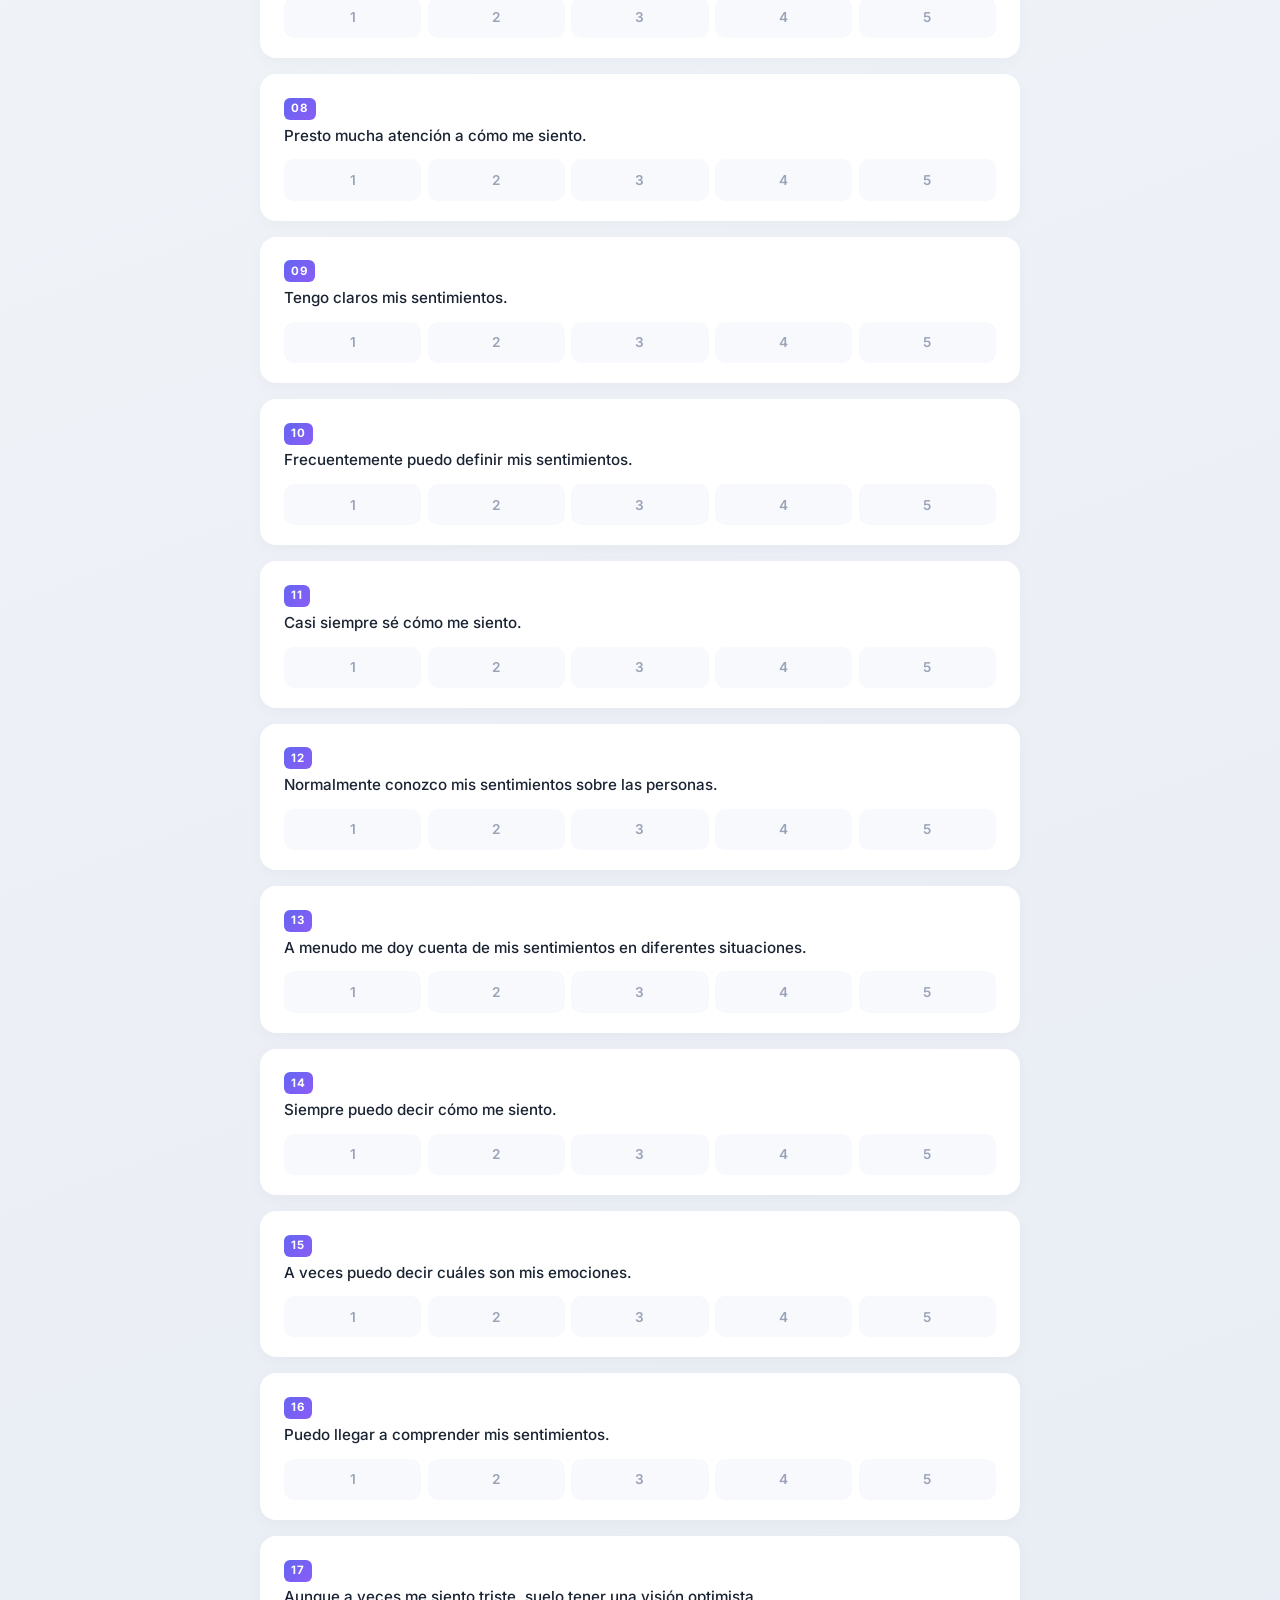
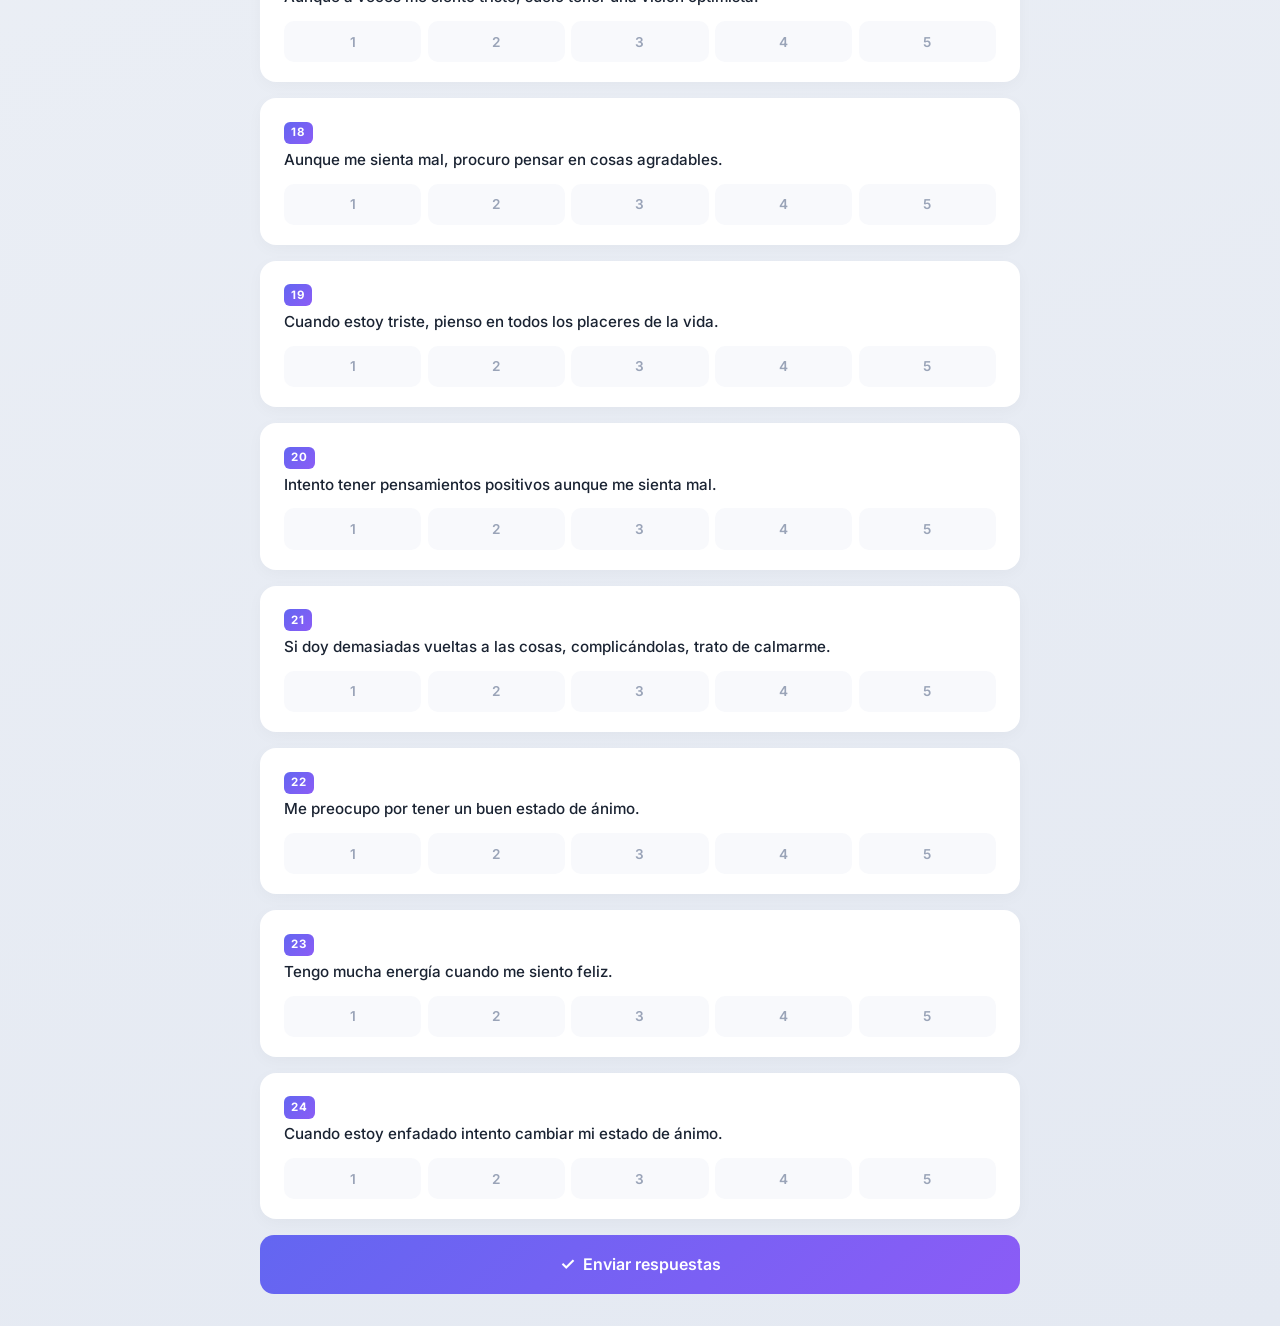
<file: opciones/tarjetas-sombra/encuesta.html>
<!DOCTYPE html>
<html lang="es">
<head>
    <meta charset="UTF-8">
    <meta name="viewport" content="width=device-width, initial-scale=1.0">
    <title>Tarjetas Sombra - TMMS-24</title>
    <link href="https://fonts.googleapis.com/css2?family=Inter:wght@400;500;600;700&display=swap" rel="stylesheet">
    <link href="https://cdn.jsdelivr.net/npm/bootstrap@5.3.3/dist/css/bootstrap.min.css" rel="stylesheet">
    <link href="style.css" rel="stylesheet">
</head>
<body>
<div class="shadow-wrapper">
    <div class="shadow-header">
        <div class="shadow-header-icon">📋</div>
        <h2>Encuesta TMMS-24</h2>
        <p>Lee cada afirmación y selecciona la opción que mejor refleje tu opinión.</p>
    </div>

    <div class="shadow-progress-card">
        <div class="d-flex justify-content-between align-items-center">
            <span class="shadow-progress-label">Progreso</span>
            <span class="shadow-progress-count" id="progreso-texto">0 / 24</span>
        </div>
        <div class="shadow-progress-track"><div class="shadow-progress-bar" id="barra-progreso" style="width:0%"></div></div>
    </div>

    <form id="form-encuesta" novalidate>
        <div class="shadow-card-lg">
            <div class="row g-4">
                <div class="col-12">
                    <label class="shadow-label">Nombre completo</label>
                    <div class="shadow-input-wrap"><input class="shadow-input" name="nombre" placeholder="Ej: Juan Pérez" required onkeyup="this.value=this.value.toUpperCase()" autocomplete="off"></div>
                </div>
                <div class="col-sm-6">
                    <label class="shadow-label">Grado</label>
                    <div class="shadow-input-wrap"><select class="shadow-input" name="grado" required>
                        <option value="">Seleccione...</option>
                        <option value="1°">1°</option><option value="2°">2°</option>
                        <option value="3°">3°</option><option value="4°">4°</option>
                        <option value="5°">5°</option>
                    </select></div>
                </div>
                <div class="col-sm-6">
                    <label class="shadow-label">Sección</label>
                    <div class="shadow-input-wrap"><input class="shadow-input" name="seccion" placeholder="A, B, C" onkeyup="this.value=this.value.toUpperCase()" autocomplete="off"></div>
                </div>
            </div>
        </div>

        <div id="preguntas-container"></div>

        <button type="button" class="shadow-btn" id="btn-enviar">
            <span class="shadow-btn-icon">✓</span> Enviar respuestas
        </button>
    </form>
</div>

<div class="modal fade" id="confirmModal" tabindex="-1">
    <div class="modal-dialog modal-dialog-centered">
        <div class="modal-content shadow-modal">
            <div class="modal-body text-center p-4">
                <div class="mb-2" style="font-size:2rem;">📝</div>
                <p class="fw-semibold mb-1">¿Confirmar envío?</p>
                <p class="small text-muted mb-3">Una vez enviado no podrás modificarlo.</p>
                <div class="d-flex gap-2 justify-content-center">
                    <button type="button" class="btn btn-outline-secondary px-4" data-bs-dismiss="modal">Cancelar</button>
                    <button type="submit" class="btn btn-primary px-4 shadow-btn-sm">Sí, guardar</button>
                </div>
            </div>
        </div>
    </div>
</div>

<script src="https://cdn.jsdelivr.net/npm/bootstrap@5.3.3/dist/js/bootstrap.bundle.min.js"></script>
<script>
    const preguntas = [
        "Presto mucha atención a los sentimientos.",
        "Normalmente me preocupo mucho por lo que siento.",
        "Normalmente dedico tiempo a pensar en mis emociones.",
        "Pienso que merece la pena prestar atención a mis emociones y estado de ánimo.",
        "Dejo que mis sentimientos afecten a mis pensamientos.",
        "Pienso en mi estado de ánimo constantemente.",
        "A menudo pienso en mis sentimientos.",
        "Presto mucha atención a cómo me siento.",
        "Tengo claros mis sentimientos.",
        "Frecuentemente puedo definir mis sentimientos.",
        "Casi siempre sé cómo me siento.",
        "Normalmente conozco mis sentimientos sobre las personas.",
        "A menudo me doy cuenta de mis sentimientos en diferentes situaciones.",
        "Siempre puedo decir cómo me siento.",
        "A veces puedo decir cuáles son mis emociones.",
        "Puedo llegar a comprender mis sentimientos.",
        "Aunque a veces me siento triste, suelo tener una visión optimista.",
        "Aunque me sienta mal, procuro pensar en cosas agradables.",
        "Cuando estoy triste, pienso en todos los placeres de la vida.",
        "Intento tener pensamientos positivos aunque me sienta mal.",
        "Si doy demasiadas vueltas a las cosas, complicándolas, trato de calmarme.",
        "Me preocupo por tener un buen estado de ánimo.",
        "Tengo mucha energía cuando me siento feliz.",
        "Cuando estoy enfadado intento cambiar mi estado de ánimo."
    ];
    const etiquetas = ["Nada de acuerdo", "", "", "", "Totalmente de acuerdo"];
    const container = document.getElementById('preguntas-container');
    preguntas.forEach((texto, i) => {
        const n = i+1;
        const div = document.createElement('div');
        div.className = 'pregunta-card';
        div.innerHTML = `<div class="shadow-card"><div class="shadow-card-header"><span class="shadow-numero">${String(n).padStart(2,'0')}</span><p class="shadow-pregunta">${texto}</p></div><div class="shadow-opciones">${[1,2,3,4,5].map(v => `<label class="shadow-radio"><input type="radio" name="p_${n}" value="${v}" required><span class="shadow-radio-box">${v}</span></label>`).join('')}</div></div>`;
        container.appendChild(div);
    });
</script>
<script src="../comun.js"></script>
</body>
</html>
</file>
<file: opciones/dark-neon/style.css>
* { margin: 0; padding: 0; box-sizing: border-box; }

body {
    font-family: 'Inter', system-ui, sans-serif;
    background: #0a0a0f;
    color: #e0e0f0;
    padding: 2rem 1rem;
    display: flex;
    justify-content: center;
    min-height: 100vh;
}

.neon-wrapper {
    max-width: 760px;
    width: 100%;
}

.neon-header {
    text-align: center;
    margin-bottom: 2rem;
}

.neon-header h2 {
    font-size: 1.5rem;
    font-weight: 700;
    background: linear-gradient(135deg, #0ff, #a855f7);
    -webkit-background-clip: text;
    -webkit-text-fill-color: transparent;
    letter-spacing: 0.05em;
}

.neon-header p {
    font-size: 0.85rem;
    color: #6666aa;
    margin-top: 0.4rem;
}

.neon-progress {
    margin-bottom: 2rem;
    font-size: 0.75rem;
    color: #8888aa;
    letter-spacing: 0.08em;
}

.neon-progress span { display: block; margin-bottom: 0.4rem; }

.neon-track {
    height: 4px;
    background: #1a1a2e;
    border-radius: 99px;
    overflow: hidden;
}

.neon-bar {
    height: 100%;
    background: linear-gradient(90deg, #0ff, #a855f7);
    border-radius: 99px;
    transition: width 0.3s;
    box-shadow: 0 0 8px rgba(0,255,255,0.3);
}

.neon-card {
    background: linear-gradient(145deg, #12121e, #0e0e18);
    border: 1px solid rgba(255,255,255,0.04);
    border-radius: 20px;
    padding: 1.5rem;
    margin-bottom: 1rem;
    transition: border-color 0.2s, box-shadow 0.2s;
}

.neon-card:hover {
    border-color: rgba(0, 255, 255, 0.08);
    box-shadow: 0 0 30px rgba(0, 255, 255, 0.02);
}

.neon-pregunta {
    font-size: 0.92rem;
    font-weight: 400;
    color: #c8c8e8;
    line-height: 1.6;
    margin-bottom: 0.75rem;
}

.neon-numero {
    font-weight: 600;
    color: #a855f7;
    margin-right: 0.5rem;
    font-size: 0.8rem;
}

.neon-opciones {
    display: flex;
    gap: 0.5rem;
    flex-wrap: wrap;
}

.neon-radio {
    flex: 1;
    min-width: 42px;
    text-align: center;
}

.neon-radio input { display: none; }

.neon-radio-glow {
    display: block;
    padding: 0.6rem 0.1rem;
    border-radius: 10px;
    border: 1.5px solid #1a1a3a;
    background: transparent;
    color: #5555aa;
    font-size: 0.85rem;
    font-weight: 600;
    cursor: pointer;
    transition: all 0.2s;
}

.neon-radio-glow:hover {
    border-color: #0ff;
    color: #0ff;
    box-shadow: 0 0 12px rgba(0, 255, 255, 0.08);
}

.neon-radio input:checked + .neon-radio-glow {
    border-color: #a855f7;
    background: linear-gradient(145deg, rgba(168,85,247,0.12), rgba(0,255,255,0.06));
    color: #fff;
    box-shadow: 0 0 16px rgba(168, 85, 247, 0.15);
}

.neon-field-label {
    display: block;
    font-size: 0.7rem;
    font-weight: 600;
    color: #5555aa;
    letter-spacing: 0.1em;
    margin-bottom: 0.35rem;
}

.neon-input {
    width: 100%;
    padding: 0.75rem 0;
    border: none;
    border-bottom: 1.5px solid #1a1a3a;
    background: transparent;
    color: #e0e0f0;
    font-size: 0.9rem;
    font-family: inherit;
    outline: none;
    transition: border-color 0.2s;
}

.neon-input:focus {
    border-bottom-color: #a855f7;
}

.neon-input::placeholder {
    color: #333366;
}

select.neon-input {
    appearance: none;
    cursor: pointer;
}

select.neon-input option {
    background: #0a0a0f;
    color: #e0e0f0;
}

.neon-btn {
    width: 100%;
    padding: 1rem;
    border: none;
    border-radius: 14px;
    background: linear-gradient(135deg, rgba(0,255,255,0.15), rgba(168,85,247,0.15));
    color: #0ff;
    font-family: inherit;
    font-size: 0.95rem;
    font-weight: 700;
    letter-spacing: 0.08em;
    cursor: pointer;
    transition: all 0.2s;
    margin-top: 0.5rem;
    border: 1px solid rgba(0, 255, 255, 0.1);
}

.neon-btn:hover {
    background: linear-gradient(135deg, rgba(0,255,255,0.25), rgba(168,85,247,0.25));
    box-shadow: 0 0 30px rgba(0, 255, 255, 0.08);
}

.neon-btn-sm {
    padding: 0.5rem 1.5rem;
    border: none;
    border-radius: 10px;
    background: linear-gradient(135deg, rgba(0,255,255,0.2), rgba(168,85,247,0.2));
    color: #0ff;
    font-size: 0.85rem;
    font-weight: 600;
    cursor: pointer;
}

.neon-modal {
    background: #0e0e1a;
    border: 1px solid rgba(0, 255, 255, 0.1);
    border-radius: 20px;
}

.pregunta-card.is-invalid .neon-card {
    border-color: #ff4466;
    box-shadow: 0 0 20px rgba(255, 68, 102, 0.08);
}

.pregunta-card.is-invalid .neon-pregunta {
    color: #ff6688;
}

.pregunta-card.is-invalid .neon-numero {
    color: #ff4466;
}

.pregunta-card.is-invalid .neon-radio-glow {
    border-color: #ff4466;
    color: #ff6688;
}
</file>
<file: opciones/minimal-clean/style.css>
* { margin: 0; padding: 0; box-sizing: border-box; }

body {
    font-family: 'Inter', system-ui, -apple-system, sans-serif;
    background: #f8f9fb;
    color: #1a1a2e;
    padding: 2rem 1rem;
    display: flex;
    justify-content: center;
}

.minimal-wrapper {
    max-width: 740px;
    width: 100%;
}

.minimal-header {
    text-align: center;
    margin-bottom: 2.5rem;
}

.minimal-header h2 {
    font-size: 1.5rem;
    font-weight: 300;
    letter-spacing: -0.03em;
    color: #1a1a2e;
}

.minimal-header p {
    font-size: 0.88rem;
    color: #8a8fa8;
    margin-top: 0.4rem;
    max-width: 480px;
    margin-left: auto;
    margin-right: auto;
}

.minimal-progress {
    margin-bottom: 2rem;
    font-size: 0.82rem;
    color: #8a8fa8;
}

.minimal-progress span { display: block; margin-bottom: 0.4rem; }

.minimal-track {
    height: 3px;
    background: #e8eaf0;
    border-radius: 99px;
    overflow: hidden;
}

.minimal-bar {
    height: 100%;
    background: #1a1a2e;
    border-radius: 99px;
    transition: width 0.3s ease;
}

.minimal-card {
    background: #fff;
    border-radius: 16px;
    padding: 1.5rem;
    margin-bottom: 1rem;
    border: 1px solid transparent;
    transition: border-color 0.2s;
}

.minimal-card:hover {
    border-color: #e8eaf0;
}

.minimal-pregunta {
    font-size: 0.95rem;
    font-weight: 400;
    color: #1a1a2e;
    line-height: 1.6;
    margin-bottom: 0.75rem;
}

.minimal-numero {
    font-weight: 500;
    color: #c4c7d4;
    margin-right: 0.5rem;
    font-size: 0.85rem;
}

.minimal-opciones {
    display: flex;
    gap: 0.5rem;
    flex-wrap: wrap;
}

.minimal-chip {
    flex: 1;
    min-width: 42px;
    text-align: center;
}

.minimal-chip input { display: none; }

.minimal-chip-text {
    display: block;
    padding: 0.5rem 0.1rem;
    border-radius: 8px;
    background: #f5f6f9;
    color: #b0b4c5;
    font-size: 0.82rem;
    font-weight: 500;
    cursor: pointer;
    transition: all 0.15s ease;
}

.minimal-chip-text:hover {
    background: #e8eaf0;
    color: #1a1a2e;
}

.minimal-chip input:checked + .minimal-chip-text {
    background: #1a1a2e;
    color: #fff;
}

.minimal-etiquetas {
    display: flex;
    justify-content: space-between;
    font-size: 0.72rem;
    color: #c4c7d4;
    margin-top: 0.4rem;
    padding: 0 0.15rem;
}

.minimal-field-label {
    display: block;
    font-size: 0.78rem;
    font-weight: 500;
    color: #8a8fa8;
    margin-bottom: 0.35rem;
    text-transform: uppercase;
    letter-spacing: 0.04em;
}

.minimal-input {
    width: 100%;
    padding: 0.75rem 0;
    border: none;
    border-bottom: 1.5px solid #e8eaf0;
    background: transparent;
    font-size: 0.95rem;
    font-family: inherit;
    outline: none;
    transition: border-color 0.2s;
}

.minimal-input:focus {
    border-bottom-color: #1a1a2e;
}

.minimal-input::placeholder {
    color: #d0d3dd;
}

select.minimal-input {
    appearance: none;
    cursor: pointer;
}

.minimal-hr {
    border: none;
    height: 1px;
    background: #e8eaf0;
    margin: 1.75rem 0;
}

.minimal-btn {
    width: 100%;
    padding: 0.9rem;
    border: none;
    border-radius: 10px;
    background: #1a1a2e;
    color: #fff;
    font-family: inherit;
    font-size: 0.95rem;
    font-weight: 500;
    cursor: pointer;
    transition: opacity 0.2s;
    margin-top: 0.5rem;
}

.minimal-btn:hover {
    opacity: 0.85;
}

.minimal-modal {
    border: none;
    border-radius: 16px;
    box-shadow: 0 20px 60px rgba(0,0,0,0.08);
}

.pregunta-card.is-invalid .minimal-card {
    background: #fef6f6;
    border-color: #e05252;
}

.pregunta-card.is-invalid .minimal-chip-text {
    border-color: #e05252;
    color: #e05252;
}

.pregunta-card.is-invalid .minimal-numero {
    color: #e05252;
}

.pregunta-card.is-invalid .minimal-pregunta {
    color: #e05252;
}
</file>
<file: opciones/neobrutalist/style.css>
* { margin: 0; padding: 0; box-sizing: border-box; }

body {
    font-family: 'Courier New', Courier, monospace;
    background: #f5f0e8;
    padding: 1.5rem;
    display: flex;
    justify-content: center;
}

.brutal-container {
    max-width: 820px;
    width: 100%;
}

.brutal-header {
    background: #ff6b6b;
    border: 4px solid #000;
    padding: 1.5rem;
    margin-bottom: 1.25rem;
    box-shadow: 6px 6px 0 #000;
}

.brutal-header h2 {
    font-size: 1.8rem;
    font-weight: 900;
    color: #fff;
    text-transform: uppercase;
    letter-spacing: -0.03em;
}

.brutal-header p {
    color: rgba(255,255,255,.85);
    font-size: 0.92rem;
    margin-top: 0.3rem;
}

.brutal-progress {
    background: #fff;
    border: 4px solid #000;
    padding: 0.8rem 1rem;
    margin-bottom: 1.25rem;
    box-shadow: 5px 5px 0 #000;
    font-weight: 700;
    font-size: 0.85rem;
    display: flex;
    flex-wrap: wrap;
    align-items: center;
    gap: 0.5rem;
}

.brutal-progress-track {
    width: 100%;
    height: 12px;
    background: #e0d8cc;
    border: 2px solid #000;
}

.brutal-progress-bar {
    height: 100%;
    background: #ff6b6b;
    transition: width 0.3s;
}

.brutal-card {
    background: #fff;
    border: 4px solid #000;
    padding: 1.25rem;
    margin-bottom: 1rem;
    box-shadow: 5px 5px 0 #000;
    transition: box-shadow 0.15s;
}

.brutal-card:hover {
    box-shadow: 3px 3px 0 #000;
}

.brutal-pregunta {
    font-size: 0.95rem;
    font-weight: 700;
    margin-bottom: 0.75rem;
    line-height: 1.4;
}

.brutal-numero {
    color: #ff6b6b;
    margin-right: 0.25rem;
}

.brutal-opciones {
    display: flex;
    gap: 0.5rem;
    flex-wrap: wrap;
}

.brutal-radio {
    flex: 1;
    min-width: 44px;
    text-align: center;
}

.brutal-radio input { display: none; }

.brutal-radio-box {
    display: block;
    padding: 0.6rem 0.2rem;
    border: 3px solid #000;
    background: #fff;
    font-weight: 800;
    font-size: 0.9rem;
    cursor: pointer;
    transition: all 0.1s;
    box-shadow: 3px 3px 0 #000;
}

.brutal-radio-box:hover {
    transform: translate(-1px, -1px);
    box-shadow: 4px 4px 0 #000;
}

.brutal-radio input:checked + .brutal-radio-box {
    background: #f7df1e;
    box-shadow: 1px 1px 0 #000;
    transform: translate(2px, 2px);
}

.brutal-input, .brutal-select {
    width: 100%;
    padding: 0.75rem;
    border: 3px solid #000;
    font-family: 'Courier New', monospace;
    font-weight: 700;
    font-size: 0.9rem;
    box-shadow: 3px 3px 0 #000;
    outline: none;
    background: #fff;
}

.brutal-input:focus {
    background: #f7df1e;
}

.brutal-select {
    appearance: none;
    cursor: pointer;
}

.brutal-label {
    font-weight: 800;
    font-size: 0.8rem;
    text-transform: uppercase;
    display: block;
    margin-bottom: 0.3rem;
}

.brutal-btn {
    width: 100%;
    padding: 1rem;
    border: 4px solid #000;
    background: #ff6b6b;
    color: #fff;
    font-family: 'Courier New', monospace;
    font-size: 1.1rem;
    font-weight: 900;
    text-transform: uppercase;
    cursor: pointer;
    box-shadow: 6px 6px 0 #000;
    transition: all 0.1s;
    margin-top: 0.5rem;
}

.brutal-btn:hover {
    transform: translate(-2px, -2px);
    box-shadow: 8px 8px 0 #000;
}

.brutal-btn:active {
    transform: translate(2px, 2px);
    box-shadow: 2px 2px 0 #000;
}

.brutal-modal {
    border: 4px solid #000;
    border-radius: 0;
    box-shadow: 8px 8px 0 #000;
}

.pregunta-card.is-invalid .brutal-card {
    background: #fff0f0;
    border-color: #ff0000;
    box-shadow: 5px 5px 0 #ff0000;
}

.pregunta-card.is-invalid .brutal-radio-box {
    border-color: #ff0000;
    color: #ff0000;
}
</file>
<file: opciones/tarjetas-sombra/style.css>
* { margin: 0; padding: 0; box-sizing: border-box; }

body {
    font-family: 'Inter', system-ui, -apple-system, sans-serif;
    background: linear-gradient(160deg, #f5f7fa 0%, #e4e9f2 100%);
    padding: 2rem 1rem;
    display: flex;
    justify-content: center;
    min-height: 100vh;
}

.shadow-wrapper {
    max-width: 760px;
    width: 100%;
}

.shadow-header {
    text-align: center;
    margin-bottom: 2rem;
}

.shadow-header-icon {
    font-size: 2.5rem;
    margin-bottom: 0.3rem;
}

.shadow-header h2 {
    font-size: 1.6rem;
    font-weight: 700;
    color: #1a2332;
    letter-spacing: -0.03em;
}

.shadow-header p {
    font-size: 0.88rem;
    color: #7a8599;
    max-width: 460px;
    margin: 0.3rem auto 0;
}

.shadow-progress-card {
    background: #fff;
    border-radius: 16px;
    padding: 1rem 1.5rem;
    margin-bottom: 1.5rem;
    box-shadow: 0 4px 20px rgba(0,0,0,0.04);
}

.shadow-progress-label {
    font-size: 0.82rem;
    font-weight: 600;
    color: #4a5568;
}

.shadow-progress-count {
    font-size: 0.82rem;
    font-weight: 500;
    color: #7a8599;
}

.shadow-progress-track {
    height: 6px;
    background: #eef1f6;
    border-radius: 99px;
    margin-top: 0.5rem;
    overflow: hidden;
}

.shadow-progress-bar {
    height: 100%;
    background: linear-gradient(90deg, #6366f1, #8b5cf6);
    border-radius: 99px;
    transition: width 0.4s ease;
}

.shadow-card-lg {
    background: #fff;
    border-radius: 20px;
    padding: 1.5rem;
    margin-bottom: 1.25rem;
    box-shadow: 0 8px 30px rgba(0,0,0,0.04);
}

.shadow-card {
    background: #fff;
    border-radius: 16px;
    padding: 1.25rem 1.5rem;
    margin-bottom: 1rem;
    box-shadow: 0 4px 16px rgba(0,0,0,0.03);
    transition: box-shadow 0.2s, transform 0.2s;
}

.shadow-card:hover {
    box-shadow: 0 8px 30px rgba(0,0,0,0.06);
    transform: translateY(-2px);
}

.shadow-card-header {
    margin-bottom: 0.75rem;
}

.shadow-numero {
    display: inline-block;
    font-size: 0.72rem;
    font-weight: 700;
    color: #fff;
    background: linear-gradient(135deg, #6366f1, #8b5cf6);
    border-radius: 6px;
    padding: 0.15rem 0.45rem;
    margin-bottom: 0.3rem;
    letter-spacing: 0.05em;
}

.shadow-pregunta {
    font-size: 0.95rem;
    font-weight: 500;
    color: #1a2332;
    line-height: 1.5;
    margin: 0;
}

.shadow-opciones {
    display: flex;
    gap: 0.4rem;
    flex-wrap: wrap;
}

.shadow-radio {
    flex: 1;
    min-width: 42px;
    text-align: center;
}

.shadow-radio input { display: none; }

.shadow-radio-box {
    display: block;
    padding: 0.65rem 0.1rem;
    border-radius: 10px;
    background: #f8f9fc;
    color: #9aa4b8;
    font-size: 0.85rem;
    font-weight: 600;
    cursor: pointer;
    transition: all 0.15s ease;
}

.shadow-radio-box:hover {
    background: #eef1f6;
    color: #6366f1;
}

.shadow-radio input:checked + .shadow-radio-box {
    background: linear-gradient(135deg, #6366f1, #8b5cf6);
    color: #fff;
    box-shadow: 0 4px 12px rgba(99, 102, 241, 0.25);
}

.shadow-label {
    display: block;
    font-size: 0.82rem;
    font-weight: 600;
    color: #4a5568;
    margin-bottom: 0.35rem;
}

.shadow-input-wrap {
    border-radius: 12px;
    border: 1.5px solid #e4e9f2;
    transition: border-color 0.2s, box-shadow 0.2s;
    overflow: hidden;
}

.shadow-input-wrap:focus-within {
    border-color: #6366f1;
    box-shadow: 0 0 0 3px rgba(99, 102, 241, 0.08);
}

.shadow-input {
    width: 100%;
    padding: 0.75rem 1rem;
    border: none;
    background: transparent;
    font-size: 0.9rem;
    font-family: inherit;
    color: #1a2332;
    outline: none;
}

.shadow-input::placeholder {
    color: #b0b9cc;
}

select.shadow-input {
    appearance: none;
    cursor: pointer;
}

.shadow-btn {
    width: 100%;
    padding: 1rem;
    border: none;
    border-radius: 14px;
    background: linear-gradient(135deg, #6366f1, #8b5cf6);
    color: #fff;
    font-family: inherit;
    font-size: 1rem;
    font-weight: 600;
    cursor: pointer;
    transition: all 0.2s;
    margin-top: 0.5rem;
    display: flex;
    align-items: center;
    justify-content: center;
    gap: 0.5rem;
}

.shadow-btn:hover {
    transform: translateY(-2px);
    box-shadow: 0 8px 24px rgba(99, 102, 241, 0.30);
}

.shadow-btn:active {
    transform: translateY(0);
}

.shadow-btn-icon {
    font-size: 1.1rem;
}

.shadow-btn-sm {
    border-radius: 10px;
    background: linear-gradient(135deg, #6366f1, #8b5cf6);
    border: none;
}

.shadow-modal {
    border: none;
    border-radius: 20px;
    box-shadow: 0 20px 60px rgba(0,0,0,0.08);
}

.pregunta-card.is-invalid .shadow-card {
    box-shadow: 0 4px 20px rgba(239, 68, 68, 0.08);
    background: #fef8f8;
}

.pregunta-card.is-invalid .shadow-numero {
    background: linear-gradient(135deg, #ef4444, #f97316);
}

.pregunta-card.is-invalid .shadow-radio-box {
    color: #ef4444;
    border-color: #ef4444;
}
</file>
